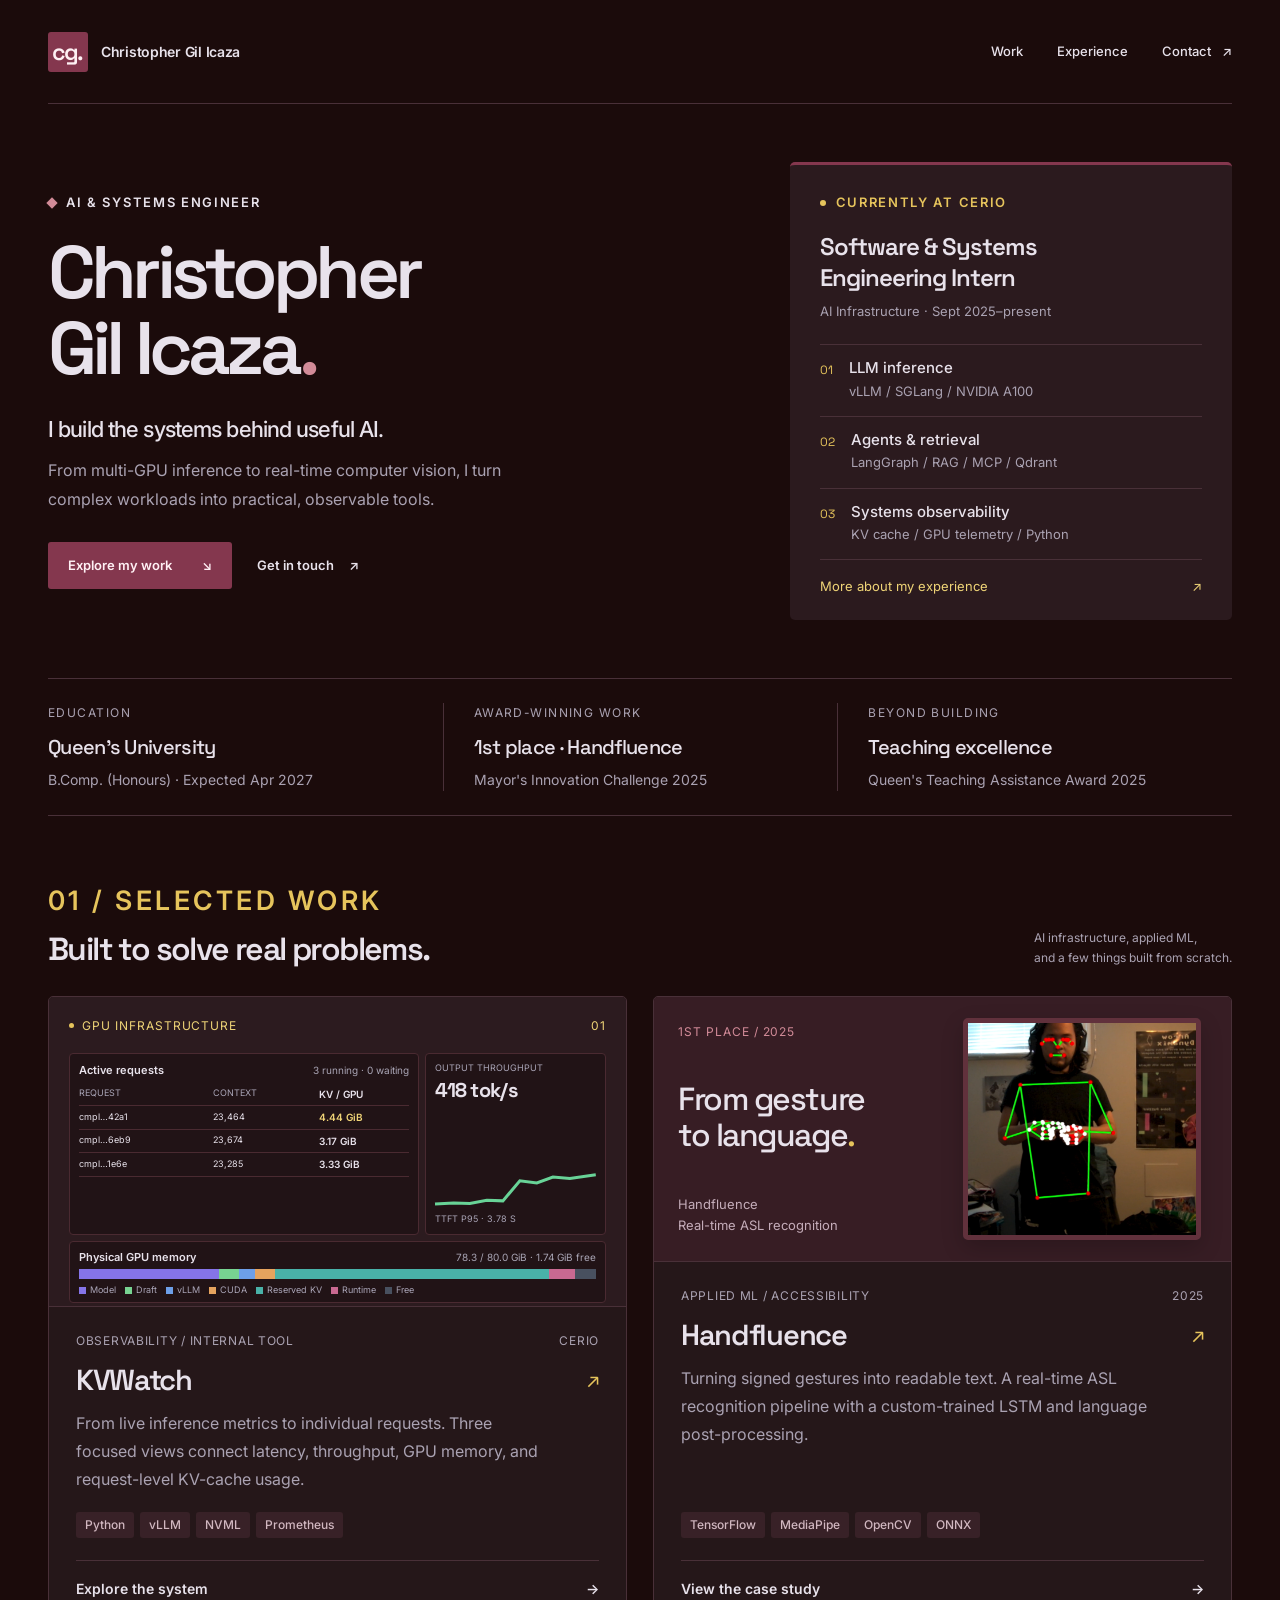
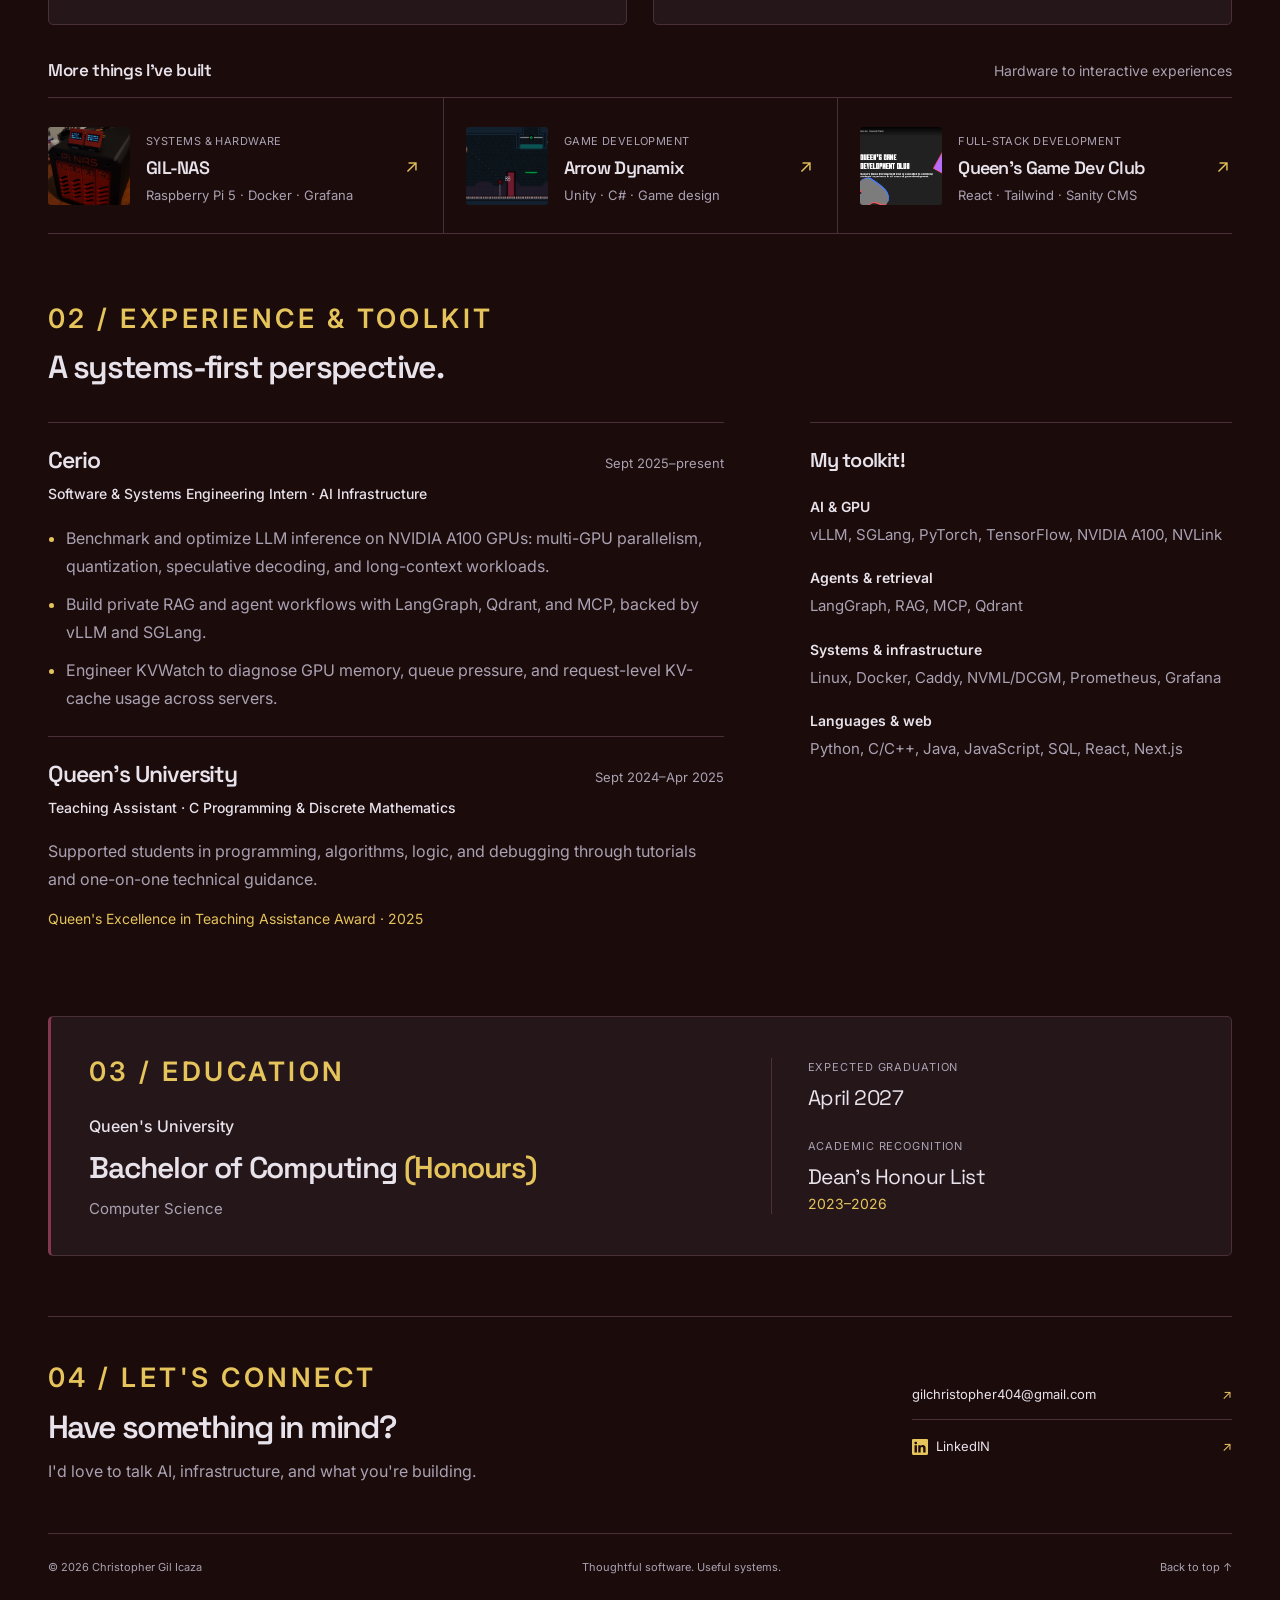
<file: index.html>
<!DOCTYPE html>
<html lang="en">
<head>
  <meta charset="UTF-8" />
  <meta name="viewport" content="width=device-width, initial-scale=1.0" />
  <meta name="theme-color" content="#17151c" />
  <title>Christopher Gil Icaza | AI &amp; Systems Engineer</title>
  <meta name="description" content="Christopher Gil Icaza builds LLM infrastructure, observability tools, and applied AI. Explore his work at Cerio, award-winning Handfluence project, and systems portfolio." />
  <link rel="icon" href="favicon.ico" sizes="any" />
  <link rel="preconnect" href="https://fonts.googleapis.com" />
  <link rel="preconnect" href="https://fonts.gstatic.com" crossorigin />
  <link href="https://fonts.googleapis.com/css2?family=Space+Grotesk:wght@400;500;600;700&family=Inter:wght@400;500;600;700&display=swap" rel="stylesheet" />
  <link rel="stylesheet" href="css/portfolio.css?v=20261014-8" />
</head>
<body>
  <a class="skip-link" href="#main">Skip to content</a>
  <header class="site-header wrap">
    <a class="brand" href="index.html" aria-label="Christopher Gil Icaza, home"><span class="monogram" aria-hidden="true">cg.</span><span>Christopher Gil Icaza</span></a>
    <nav class="site-nav" aria-label="Main navigation">
      <a href="#projects">Work</a><a href="#experience">Experience</a><a href="#contact">Contact <span aria-hidden="true">↗</span></a>
    </nav>
  </header>
  <main id="main" class="wrap">
    <section class="home-hero" aria-labelledby="intro-title">
      <div class="hero-copy">
        <p class="eyebrow"><span class="accent-diamond" aria-hidden="true"></span> AI &amp; systems engineer</p>
        <h1 id="intro-title">Christopher<br />Gil Icaza<span class="accent">.</span></h1>
        <p class="hero-description">I build the systems behind useful AI.</p>
        <p class="hero-summary">From multi-GPU inference to real-time computer vision, I turn complex workloads into practical, observable tools.</p>
        <div class="actions">
          <a class="button button-primary" href="#projects">Explore my work <span aria-hidden="true">↘</span></a>
          <a class="text-link" href="mailto:gilchristopher404@gmail.com">Get in touch <span aria-hidden="true">↗</span></a>
        </div>
      </div>
      <aside class="current-work" aria-label="Current work at a glance">
        <p class="eyebrow"><span class="status-dot" aria-hidden="true"></span> Currently at Cerio</p>
        <h2>Software &amp; Systems <br />Engineering Intern</h2>
        <p class="current-dates">AI Infrastructure · Sept 2025–present</p>
        <div class="focus-row"><span class="focus-number">01</span><div><h3>LLM inference</h3><p>vLLM / SGLang / NVIDIA A100</p></div></div>
        <div class="focus-row"><span class="focus-number">02</span><div><h3>Agents &amp; retrieval</h3><p>LangGraph / RAG / MCP / Qdrant</p></div></div>
        <div class="focus-row"><span class="focus-number">03</span><div><h3>Systems observability</h3><p>KV cache / GPU telemetry / Python</p></div></div>
        <a href="#experience" class="current-link">More about my experience <span aria-hidden="true">↗</span></a>
      </aside>
    </section>
    <div class="highlights" aria-label="Career highlights">
      <div><span class="highlight-label">Education</span><strong>Queen's University</strong><span>B.Comp. (Honours) · Expected Apr 2027</span></div>
      <div><span class="highlight-label">Award-winning work</span><strong>1st place · Handfluence</strong><span>Mayor's Innovation Challenge 2025</span></div>
      <div><span class="highlight-label">Beyond building</span><strong>Teaching excellence</strong><span>Queen's Teaching Assistance Award 2025</span></div>
    </div>
    <section class="section" id="projects" aria-labelledby="projects-title">
      <div class="section-heading"><div><p class="eyebrow">01 / Selected work</p><h2 id="projects-title">Built to solve real problems.</h2></div><p>AI infrastructure, applied ML,<br />and a few things built from scratch.</p></div>
      <div class="featured-projects">
        <article class="project-card">
          <a class="project-visual kv-visual" href="projects/kvwatch.html" aria-label="Explore KVWatch">
            <div class="visual-topline"><span><span class="small-dot" aria-hidden="true"></span> GPU infrastructure</span><span>01</span></div>
            <div class="kv-thumb" aria-hidden="true">
              <div class="kv-thumb-main">
                <div class="kv-thumb-requests">
                  <div class="kv-thumb-panel-title"><strong>Active requests</strong><span>3 running · 0 waiting</span></div>
                  <div class="kv-thumb-request-head"><span>Request</span><span>Context</span><strong>KV / GPU</strong></div>
                  <div class="kv-thumb-request-row is-featured"><span>cmpl…42a1</span><span>23,464</span><strong>4.44 GiB</strong></div>
                  <div class="kv-thumb-request-row"><span>cmpl…6eb9</span><span>23,674</span><strong>3.17 GiB</strong></div>
                  <div class="kv-thumb-request-row"><span>cmpl…1e6e</span><span>23,285</span><strong>3.33 GiB</strong></div>
                </div>
                <div class="kv-thumb-throughput">
                  <span>Output throughput</span>
                  <strong>418 tok/s</strong>
                  <svg viewBox="0 0 180 70" preserveAspectRatio="none"><polyline points="0,61 21,59 39,60 58,54 76,55 95,18 114,22 132,11 151,14 180,7" /></svg>
                  <span>TTFT p95 · 3.78 s</span>
                </div>
              </div>
              <div class="kv-thumb-memory">
                <div class="kv-thumb-panel-title"><strong>Physical GPU memory</strong><span>78.3 / 80.0 GiB · 1.74 GiB free</span></div>
                <div class="kv-thumb-memory-bar"><i></i><i></i><i></i><i></i><i></i><i></i><i></i></div>
                <div class="kv-thumb-memory-legend">
                  <span><i class="model"></i>Model</span><span><i class="draft"></i>Draft</span><span><i class="baseline"></i>vLLM</span><span><i class="cuda"></i>CUDA</span><span><i class="reserved"></i>Reserved KV</span><span><i class="runtime"></i>Runtime</span><span><i class="free"></i>Free</span>
                </div>
              </div>
            </div>
          </a>
          <div class="project-copy"><div class="project-meta"><span>Observability / Internal tool</span><span>Cerio</span></div>
            <h3><a href="projects/kvwatch.html">KVWatch <span aria-hidden="true">↗</span></a></h3>
            <p>From live inference metrics to individual requests. Three focused views connect latency, throughput, GPU memory, and request-level KV-cache usage.</p>
            <ul class="tags" aria-label="KVWatch technologies"><li>Python</li><li>vLLM</li><li>NVML</li><li>Prometheus</li></ul>
            <a class="project-link" href="projects/kvwatch.html">Explore the system <span aria-hidden="true">→</span></a>
          </div>
        </article>
        <article class="project-card">
          <a class="project-visual hand-visual" href="projects/handfluence.html" aria-label="Explore Handfluence">
            <div class="hand-visual-copy"><span class="visual-award">1st place / 2025</span><span class="hand-display">From gesture<br />to language<span>.</span></span><span class="visual-caption">Handfluence<br />Real-time ASL recognition</span></div>
            <img src="assets/handfluence-name-prediction.png" alt="Handfluence recognizing a signed word from live hand landmarks" width="796" height="935" />
          </a>
          <div class="project-copy"><div class="project-meta"><span>Applied ML / Accessibility</span><span>2025</span></div>
            <h3><a href="projects/handfluence.html">Handfluence <span aria-hidden="true">↗</span></a></h3>
            <p>Turning signed gestures into readable text. A real-time ASL recognition pipeline with a custom-trained LSTM and language post-processing.</p>
            <ul class="tags" aria-label="Handfluence technologies"><li>TensorFlow</li><li>MediaPipe</li><li>OpenCV</li><li>ONNX</li></ul>
            <a class="project-link" href="projects/handfluence.html">View the case study <span aria-hidden="true">→</span></a>
          </div>
        </article>
      </div>
      <div class="more-work-heading"><h3>More things I've built</h3><span>Hardware to interactive experiences</span></div>
      <div class="more-work">
        <a class="small-project" href="projects/gil-nas.html"><img src="assets/project-gil-nas.png" alt="Custom four-bay GIL-NAS enclosure" loading="lazy" width="120" height="100" /><div><span class="small-category">Systems &amp; hardware</span><h4>GIL-NAS</h4><p>Raspberry Pi 5 · Docker · Grafana</p></div><span class="small-arrow" aria-hidden="true">↗</span></a>
        <a class="small-project" href="projects/arrow-dynamix.html"><img src="assets/arrow-gameplay-4.png" alt="Arrow Dynamix dungeon gameplay" loading="lazy" width="120" height="100" /><div><span class="small-category">Game development</span><h4>Arrow Dynamix</h4><p>Unity · C# · Game design</p></div><span class="small-arrow" aria-hidden="true">↗</span></a>
        <a class="small-project" href="projects/game-design-club.html"><img src="assets/qgdc-landing-page.png" alt="Queen's Game Development Club website" loading="lazy" width="120" height="100" /><div><span class="small-category">Full-stack development</span><h4>Queen's Game Dev Club</h4><p>React · Tailwind · Sanity CMS</p></div><span class="small-arrow" aria-hidden="true">↗</span></a>
      </div>
    </section>
    <section class="section experience-section" id="experience" aria-labelledby="experience-title">
      <div class="section-heading"><div><p class="eyebrow">02 / Experience &amp; toolkit</p><h2 id="experience-title">A systems-first perspective.</h2></div></div>
      <div class="experience-layout">
        <div class="experience-list">
          <article class="experience-entry"><div class="experience-top"><h3>Cerio</h3><span>Sept 2025–present</span></div><p class="role">Software &amp; Systems Engineering Intern · AI Infrastructure</p><ul><li>Benchmark and optimize LLM inference on NVIDIA A100 GPUs: multi-GPU parallelism, quantization, speculative decoding, and long-context workloads.</li><li>Build private RAG and agent workflows with LangGraph, Qdrant, and MCP, backed by vLLM and SGLang.</li><li>Engineer KVWatch to diagnose GPU memory, queue pressure, and request-level KV-cache usage across servers.</li></ul></article>
          <article class="experience-entry"><div class="experience-top"><h3>Queen's University</h3><span>Sept 2024–Apr 2025</span></div><p class="role">Teaching Assistant · C Programming &amp; Discrete Mathematics</p><p>Supported students in programming, algorithms, logic, and debugging through tutorials and one-on-one technical guidance.</p><p class="inline-note">Queen's Excellence in Teaching Assistance Award · 2025</p></article>
        </div>
        <aside class="toolkit" aria-label="Technical skills"><h3>My toolkit!</h3><dl><div><dt>AI &amp; GPU</dt><dd>vLLM, SGLang, PyTorch, TensorFlow, NVIDIA A100, NVLink</dd></div><div><dt>Agents &amp; retrieval</dt><dd>LangGraph, RAG, MCP, Qdrant</dd></div><div><dt>Systems &amp; infrastructure</dt><dd>Linux, Docker, Caddy, NVML/DCGM, Prometheus, Grafana</dd></div><div><dt>Languages &amp; web</dt><dd>Python, C/C++, Java, JavaScript, SQL, React, Next.js</dd></div></dl></aside>
      </div>
    </section>
    <section class="education-section" id="education" aria-labelledby="education-title">
      <div class="education-degree">
        <p class="eyebrow">03 / Education</p>
        <p class="education-school">Queen's University</p>
        <h2 id="education-title">Bachelor of Computing <span>(Honours)</span></h2>
        <p class="education-major">Computer Science</p>
      </div>
      <dl class="education-facts">
        <div><dt>Expected graduation</dt><dd>April 2027</dd></div>
        <div><dt>Academic recognition</dt><dd>Dean's Honour List <span>2023–2026</span></dd></div>
      </dl>
    </section>
    <section class="contact-section" id="contact" aria-labelledby="contact-title"><div><p class="eyebrow">04 / Let's connect</p><h2 id="contact-title">Have something in mind?</h2><p>I'd love to talk AI, infrastructure, and what you're building.</p></div><div class="contact-links"><a href="mailto:gilchristopher404@gmail.com">gilchristopher404@gmail.com <span aria-hidden="true">↗</span></a><a href="https://linkedin.com/in/gilc" target="_blank" rel="noopener noreferrer"><span class="social-label"><svg class="social-icon" xmlns="http://www.w3.org/2000/svg" viewBox="0 0 16 16" width="16" height="16" fill="currentColor" aria-hidden="true" focusable="false"><path d="M0 1.146C0 .513.526 0 1.175 0h13.65C15.474 0 16 .513 16 1.146v13.708c0 .633-.526 1.146-1.175 1.146H1.175C.526 16 0 15.487 0 14.854zM4.943 13.394V6.169H2.542v7.225zM3.743 5.182c.837 0 1.358-.554 1.358-1.248-.015-.709-.521-1.248-1.342-1.248S2.4 3.226 2.4 3.934c0 .694.521 1.248 1.327 1.248zm4.908 8.212V9.359c0-.216.016-.432.08-.586.173-.431.568-.878 1.232-.878.869 0 1.216.662 1.216 1.634v3.865h2.4V9.25c0-2.22-1.184-3.252-2.763-3.252-1.274 0-1.845.7-2.165 1.193v.025h-.016l.016-.025V6.169h-2.4c.03.678 0 7.225 0 7.225z"/></svg>LinkedIN</span> <span aria-hidden="true">↗</span></a></div></section>
  </main>
  <footer class="site-footer wrap"><span>© 2026 Christopher Gil Icaza</span><span>Thoughtful software. Useful systems.</span><a href="#main">Back to top ↑</a></footer>
</body>
</html>
</file>
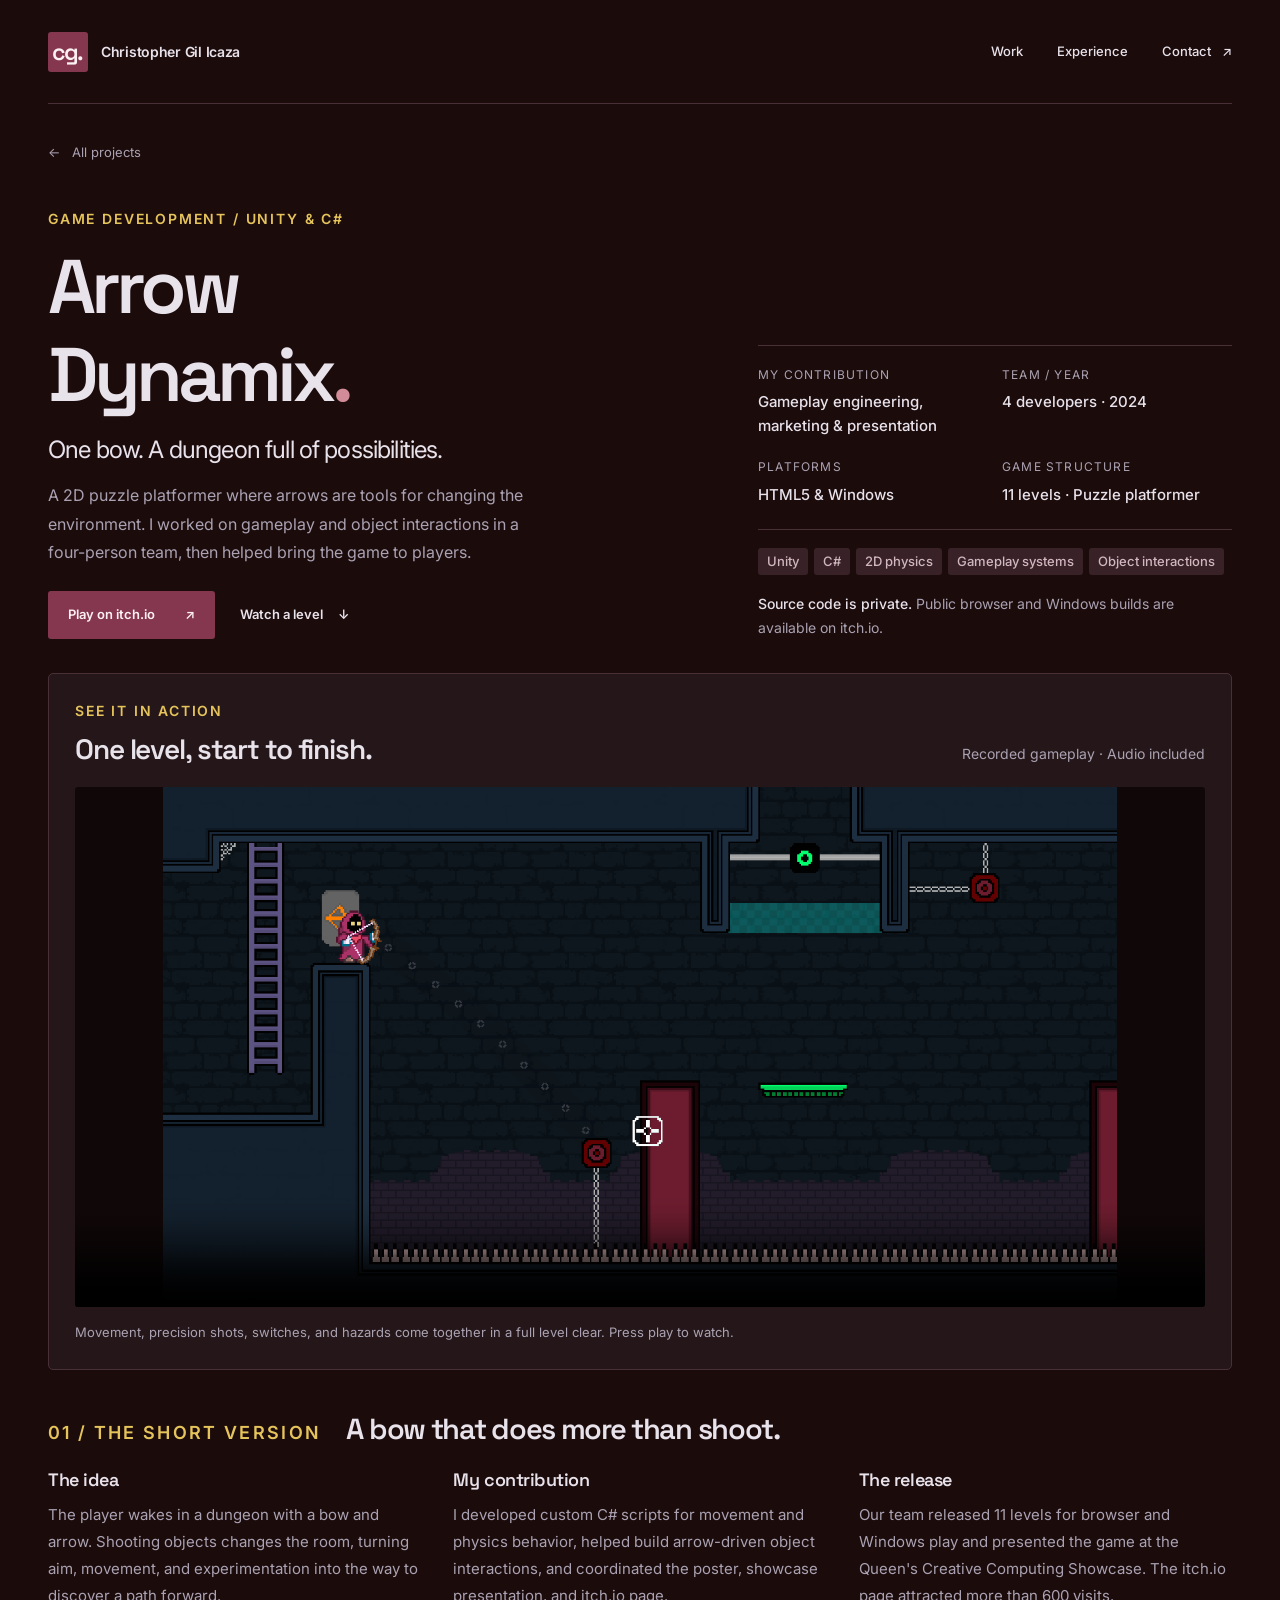
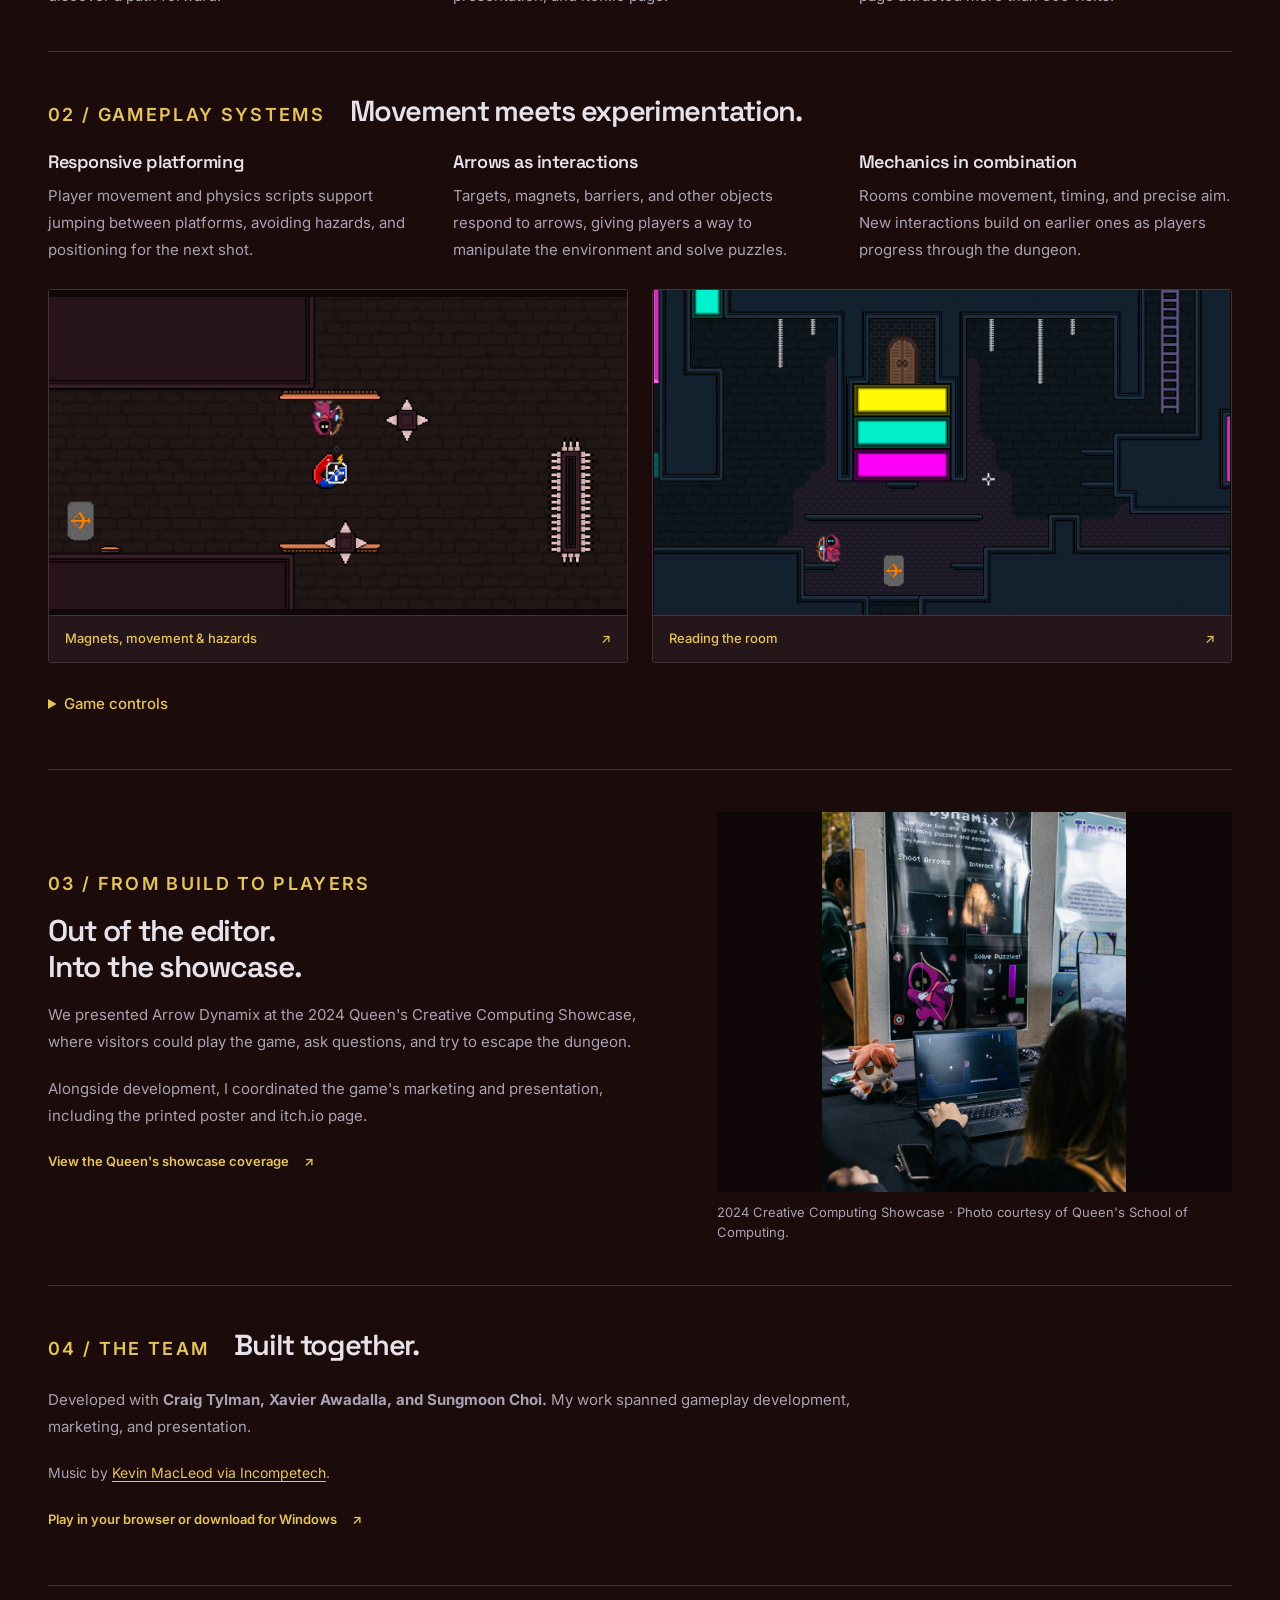
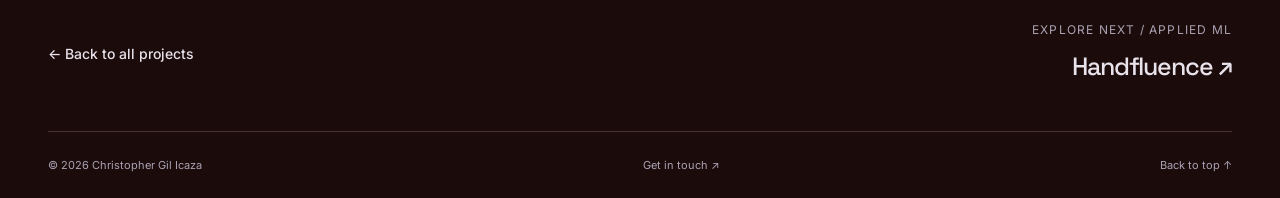
<file: projects/arrow-dynamix.html>
<!DOCTYPE html>
<html lang="en">
<head>
  <meta charset="UTF-8" />
  <meta name="viewport" content="width=device-width, initial-scale=1.0" />
  <meta name="theme-color" content="#17151c" />
  <title>Arrow Dynamix | Christopher Gil Icaza</title>
  <meta name="description" content="Arrow Dynamix: a Unity and C# puzzle platformer built by a four-person team. Explore Christopher Gil Icaza's gameplay engineering, object interactions, and showcase work." />
  <link rel="icon" href="../favicon.ico" sizes="any" />
  <link rel="preconnect" href="https://fonts.googleapis.com" />
  <link rel="preconnect" href="https://fonts.gstatic.com" crossorigin />
  <link href="https://fonts.googleapis.com/css2?family=Space+Grotesk:wght@400;500;600;700&family=Inter:wght@400;500;600;700&display=swap" rel="stylesheet" />
  <link rel="stylesheet" href="../css/portfolio.css?v=20261014-8" />
</head>
<body>
  <a class="skip-link" href="#main">Skip to content</a>
  <header class="site-header wrap">
    <a class="brand" href="../index.html" aria-label="Christopher Gil Icaza, home"><span class="monogram" aria-hidden="true">cg.</span><span>Christopher Gil Icaza</span></a>
    <nav class="site-nav" aria-label="Main navigation"><a href="../index.html#projects">Work</a><a href="../index.html#experience">Experience</a><a href="../index.html#contact">Contact <span aria-hidden="true">↗</span></a></nav>
  </header>
  <main class="wrap" id="main">
    <a class="breadcrumb" href="../index.html#projects"><span aria-hidden="true">←</span> All projects</a>
    <header class="case-hero">
      <div>
        <p class="eyebrow">Game development / Unity &amp; C#</p>
        <h1>Arrow<br />Dynamix<span class="accent">.</span></h1>
        <p class="case-subtitle">One bow. A dungeon full of possibilities.</p>
        <p class="case-intro">A 2D puzzle platformer where arrows are tools for changing the environment. I worked on gameplay and object interactions in a four-person team, then helped bring the game to players.</p>
        <div class="actions case-actions"><a class="button button-primary" href="https://chocokari.itch.io/arrow-dynamix" target="_blank" rel="noopener noreferrer">Play on itch.io <span aria-hidden="true">↗</span></a><a class="text-link" href="#demo">Watch a level <span aria-hidden="true">↓</span></a></div>
      </div>
      <aside class="case-meta" aria-label="Project at a glance">
        <dl><div><dt>My contribution</dt><dd>Gameplay engineering,<br />marketing &amp; presentation</dd></div><div><dt>Team / Year</dt><dd>4 developers · 2024</dd></div><div><dt>Platforms</dt><dd>HTML5 &amp; Windows</dd></div><div><dt>Game structure</dt><dd>11 levels · Puzzle platformer</dd></div></dl>
        <ul class="tags" aria-label="Technologies and disciplines"><li>Unity</li><li>C#</li><li>2D physics</li><li>Gameplay systems</li><li>Object interactions</li></ul>
        <p class="source-note"><strong>Source code is private.</strong> Public browser and Windows builds are available on itch.io.</p>
      </aside>
    </header>

    <section class="game-showcase" id="demo" aria-labelledby="demo-title">
      <div class="game-demo-heading"><div><p class="eyebrow">See it in action</p><h2 id="demo-title">One level, start to finish.</h2></div><p>Recorded gameplay · Audio included</p></div>
      <figure>
        <video controls playsinline preload="none" poster="../assets/arrow-gameplay-4.png" aria-label="Arrow Dynamix complete level gameplay demo" aria-describedby="demo-caption"><source src="../assets/arrow-level-demo.mp4" type="video/mp4" />Your browser does not support embedded video. <a href="../assets/arrow-level-demo.mp4">Download the gameplay demo.</a></video>
        <figcaption id="demo-caption">Movement, precision shots, switches, and hazards come together in a full level clear. Press play to watch.</figcaption>
      </figure>
    </section>

    <section class="case-section" aria-labelledby="overview-title">
      <div class="case-section-heading"><p class="eyebrow">01 / The short version</p><h2 id="overview-title">A bow that does more than shoot.</h2></div>
      <div class="case-columns">
        <article><h3>The idea</h3><p>The player wakes in a dungeon with a bow and arrow. Shooting objects changes the room, turning aim, movement, and experimentation into the way to discover a path forward.</p></article>
        <article><h3>My contribution</h3><p>I developed custom C# scripts for movement and physics behavior, helped build arrow-driven object interactions, and coordinated the poster, showcase presentation, and itch.io page.</p></article>
        <article><h3>The release</h3><p>Our team released 11 levels for browser and Windows play and presented the game at the Queen's Creative Computing Showcase. The itch.io page attracted more than 600 visits.</p></article>
      </div>
    </section>

    <section class="case-section" aria-labelledby="mechanics-title">
      <div class="case-section-heading"><p class="eyebrow">02 / Gameplay systems</p><h2 id="mechanics-title">Movement meets experimentation.</h2></div>
      <div class="case-columns">
        <article><h3>Responsive platforming</h3><p>Player movement and physics scripts support jumping between platforms, avoiding hazards, and positioning for the next shot.</p></article>
        <article><h3>Arrows as interactions</h3><p>Targets, magnets, barriers, and other objects respond to arrows, giving players a way to manipulate the environment and solve puzzles.</p></article>
        <article><h3>Mechanics in combination</h3><p>Rooms combine movement, timing, and precise aim. New interactions build on earlier ones as players progress through the dungeon.</p></article>
      </div>
      <div class="case-gallery">
        <figure><a class="screenshot-link" href="../assets/arrow-gameplay-1.png" target="_blank" rel="noopener" aria-label="Open the magnet and moving platforms screenshot in a new tab"><img src="../assets/arrow-gameplay-1.png" alt="The Arrow Dynamix archer navigating moving platforms, spikes, and a magnet" width="1270" height="685" loading="lazy" /><span class="screenshot-action">Magnets, movement &amp; hazards <span aria-hidden="true">↗</span></span></a></figure>
        <figure><a class="screenshot-link" href="../assets/arrow-gameplay-5.png" target="_blank" rel="noopener" aria-label="Open the colored mechanism screenshot in a new tab"><img src="../assets/arrow-gameplay-5.png" alt="The archer below three colored blocks and a locked dungeon door" width="1277" height="720" loading="lazy" /><span class="screenshot-action">Reading the room <span aria-hidden="true">↗</span></span></a></figure>
      </div>
      <details class="technical-notes">
        <summary>Game controls</summary>
        <div><dl class="control-list"><div><dt><kbd>WASD</kbd></dt><dd>Move</dd></div><div><dt><kbd>Space</kbd></dt><dd>Jump</dd></div><div><dt>Hold left click</dt><dd>Draw and aim the bow</dd></div><div><dt>Release left click</dt><dd>Shoot an arrow</dd></div><div><dt><kbd>P</kbd> / <kbd>Esc</kbd></dt><dd>Pause</dd></div><div><dt><kbd>R</kbd></dt><dd>Retry</dd></div><div><dt><kbd>M</kbd></dt><dd>Mute music</dd></div></dl></div>
      </details>
    </section>

    <section class="case-section recognition" aria-labelledby="showcase-title">
      <div class="recognition-copy">
        <p class="eyebrow">03 / From build to players</p>
        <h2 id="showcase-title">Out of the editor.<br />Into the showcase.</h2>
        <p>We presented Arrow Dynamix at the 2024 Queen's Creative Computing Showcase, where visitors could play the game, ask questions, and try to escape the dungeon.</p>
        <p class="team-credit">Alongside development, I coordinated the game's marketing and presentation, including the printed poster and itch.io page.</p>
        <a class="text-link" href="https://www.cs.queensu.ca/news/2024/04/15/2024-creative-computing-showcase-2/" target="_blank" rel="noopener noreferrer">View the Queen's showcase coverage <span aria-hidden="true">↗</span></a>
      </div>
      <figure class="recognition-photo showcase-photo"><a href="../assets/arrow-showcase-official-3.jpg" target="_blank" rel="noopener" aria-label="Open the Arrow Dynamix showcase photo in a new tab"><img src="../assets/arrow-showcase-official-3.jpg" alt="A visitor playing Arrow Dynamix on a laptop beneath the team's showcase poster" width="768" height="960" loading="lazy" /></a><figcaption>2024 Creative Computing Showcase · Photo courtesy of Queen's School of Computing.</figcaption></figure>
    </section>

    <section class="case-section" aria-labelledby="team-title">
      <div class="case-section-heading"><p class="eyebrow">04 / The team</p><h2 id="team-title">Built together.</h2></div>
      <p class="case-caption">Developed with <strong>Craig Tylman, Xavier Awadalla, and Sungmoon Choi.</strong> My work spanned gameplay development, marketing, and presentation.</p>
      <p class="case-caption music-credit">Music by <a class="inline-source" href="https://incompetech.com/" target="_blank" rel="noopener noreferrer">Kevin MacLeod via Incompetech</a>.</p>
      <a class="text-link source-action" href="https://chocokari.itch.io/arrow-dynamix" target="_blank" rel="noopener noreferrer">Play in your browser or download for Windows <span aria-hidden="true">↗</span></a>
    </section>
    <nav class="project-end" aria-label="Project navigation"><a href="../index.html#projects">← Back to all projects</a><a class="next-project" href="handfluence.html"><span>Explore next / Applied ML</span><strong>Handfluence ↗</strong></a></nav>
  </main>
  <footer class="site-footer wrap"><span>© 2026 Christopher Gil Icaza</span><a href="mailto:gilchristopher404@gmail.com">Get in touch ↗</a><a href="#main">Back to top ↑</a></footer>
</body>
</html>
</file>
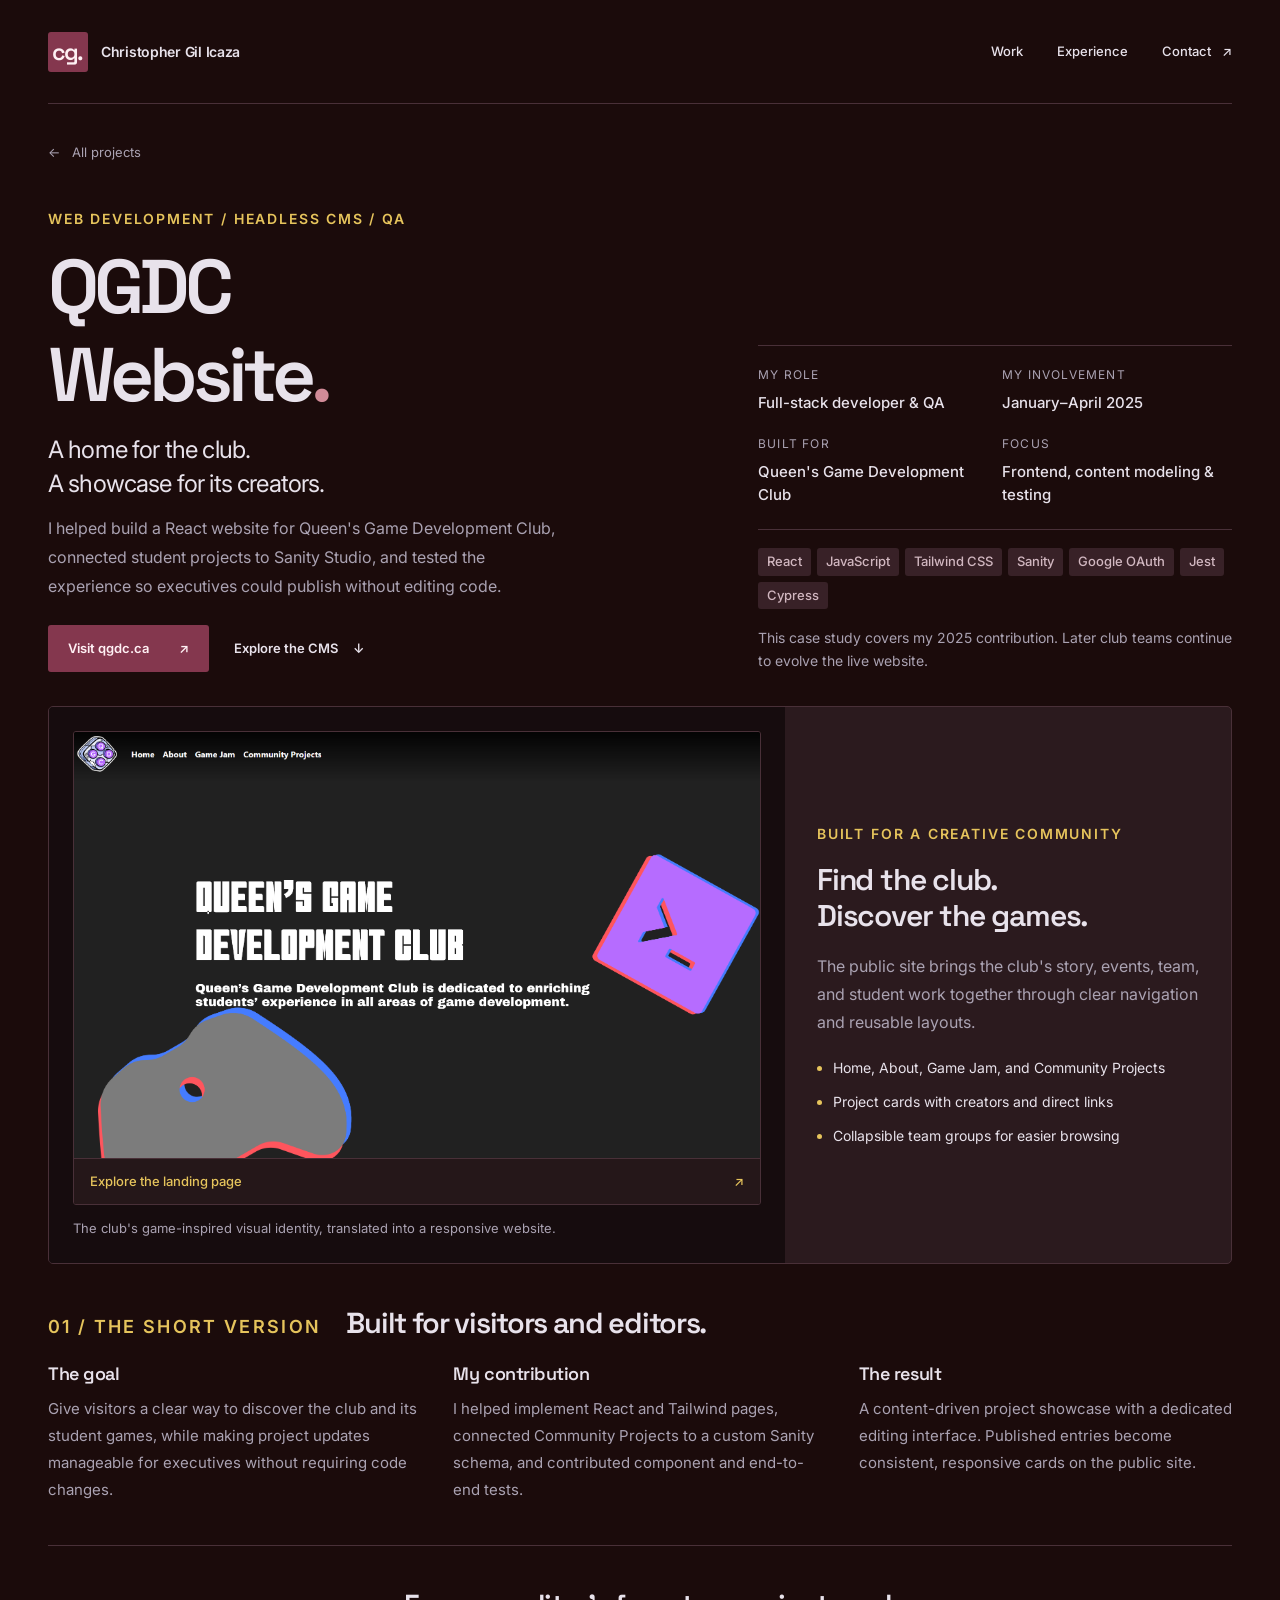
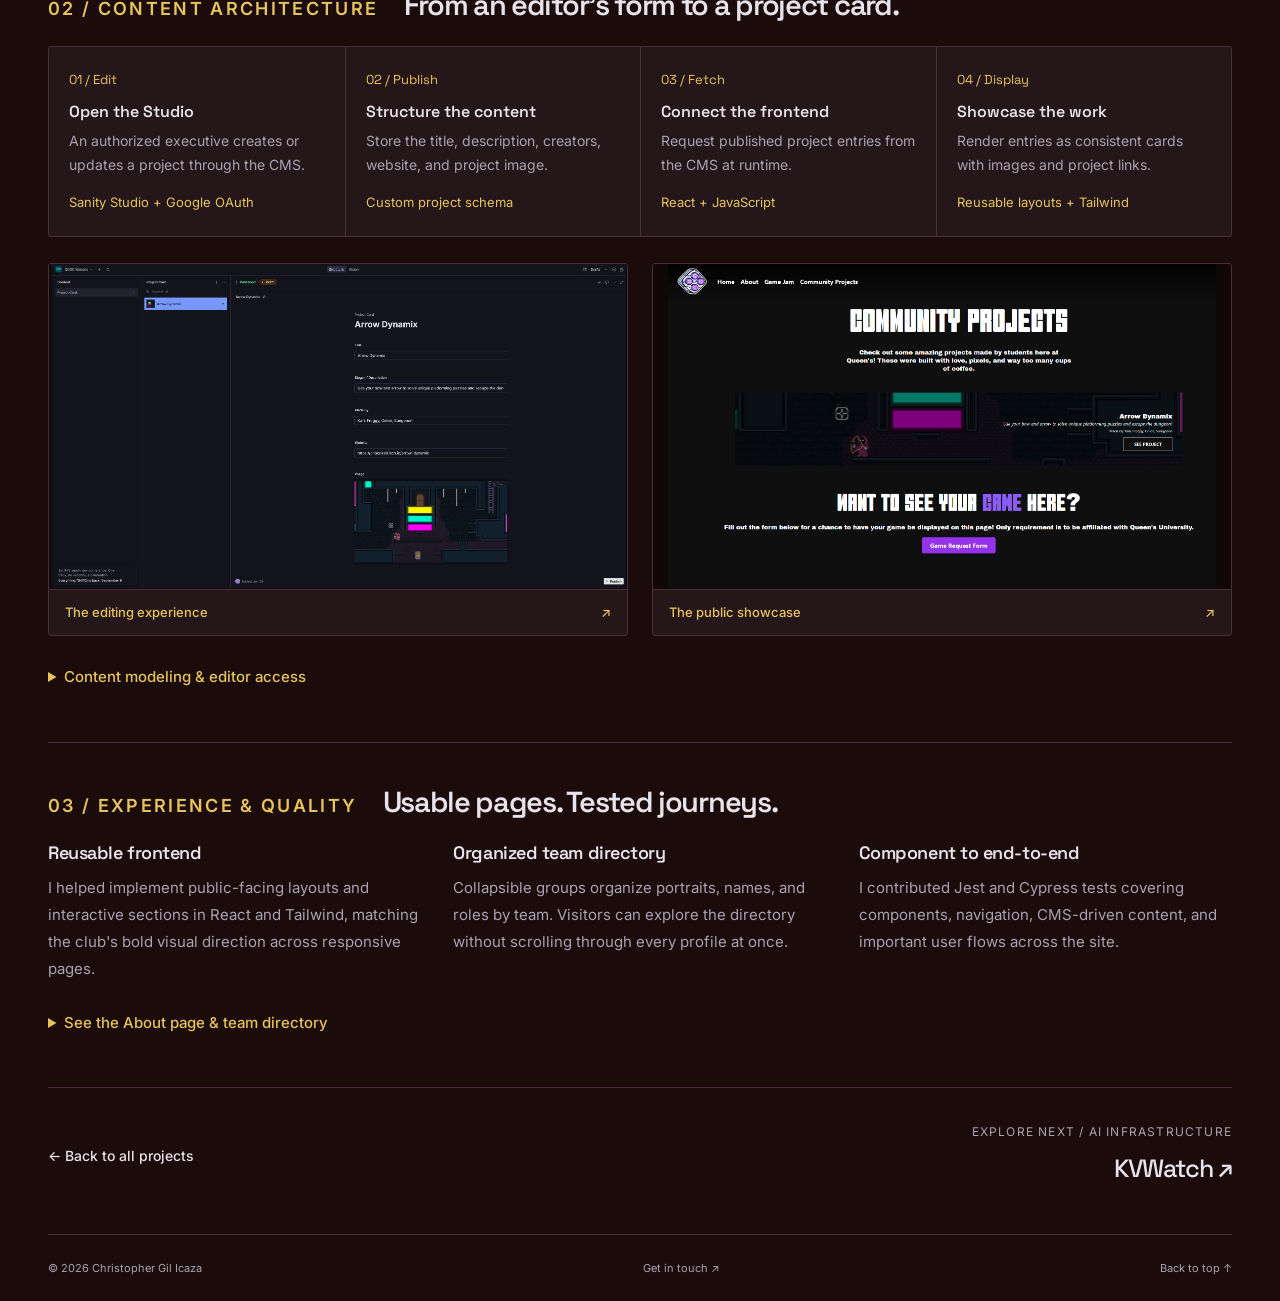
<file: projects/game-design-club.html>
<!DOCTYPE html>
<html lang="en">
<head>
  <meta charset="UTF-8" />
  <meta name="viewport" content="width=device-width, initial-scale=1.0" />
  <meta name="theme-color" content="#17151c" />
  <title>QGDC Website | Christopher Gil Icaza</title>
  <meta name="description" content="A React and Tailwind website for Queen's Game Development Club, with Sanity content management and Jest and Cypress testing." />
  <link rel="icon" href="../favicon.ico" sizes="any" />
  <link rel="preconnect" href="https://fonts.googleapis.com" />
  <link rel="preconnect" href="https://fonts.gstatic.com" crossorigin />
  <link href="https://fonts.googleapis.com/css2?family=Space+Grotesk:wght@400;500;600;700&family=Inter:wght@400;500;600;700&display=swap" rel="stylesheet" />
  <link rel="stylesheet" href="../css/portfolio.css?v=20261014-8" />
</head>
<body>
  <a class="skip-link" href="#main">Skip to content</a>
  <header class="site-header wrap">
    <a class="brand" href="../index.html" aria-label="Christopher Gil Icaza, home"><span class="monogram" aria-hidden="true">cg.</span><span>Christopher Gil Icaza</span></a>
    <nav class="site-nav" aria-label="Main navigation">
      <a href="../index.html#projects">Work</a>
      <a href="../index.html#experience">Experience</a>
      <a href="../index.html#contact">Contact <span aria-hidden="true">↗</span></a>
    </nav>
  </header>
  <main class="wrap" id="main">
    <a class="breadcrumb" href="../index.html#projects"><span aria-hidden="true">←</span> All projects</a>
    <header class="case-hero">
      <div>
        <p class="eyebrow">Web development / Headless CMS / QA</p>
        <h1>QGDC<br />Website<span class="accent">.</span></h1>
        <p class="case-subtitle">A home for the club.<br />A showcase for its creators.</p>
        <p class="case-intro">I helped build a React website for Queen's Game Development Club, connected student projects to Sanity Studio, and tested the experience so executives could publish without editing code.</p>
        <div class="actions case-actions"><a class="button button-primary" href="https://www.qgdc.ca/" target="_blank" rel="noopener noreferrer">Visit qgdc.ca <span aria-hidden="true">↗</span></a><a class="text-link" href="#publishing">Explore the CMS <span aria-hidden="true">↓</span></a></div>
      </div>
      <aside class="case-meta" aria-label="Project at a glance">
        <dl><div><dt>My role</dt><dd>Full-stack developer &amp; QA</dd></div><div><dt>My involvement</dt><dd>January–April 2025</dd></div><div><dt>Built for</dt><dd>Queen's Game Development Club</dd></div><div><dt>Focus</dt><dd>Frontend, content modeling &amp; testing</dd></div></dl>
        <ul class="tags" aria-label="Technologies"><li>React</li><li>JavaScript</li><li>Tailwind CSS</li><li>Sanity</li><li>Google OAuth</li><li>Jest</li><li>Cypress</li></ul>
        <p class="source-note">This case study covers my 2025 contribution. Later club teams continue to evolve the live website.</p>
      </aside>
    </header>

    <section class="system-showcase" aria-labelledby="preview-title">
      <figure class="system-preview"><a class="screenshot-link" href="../assets/qgdc-landing-page.png" target="_blank" rel="noopener" aria-label="Open the full QGDC landing page screenshot in a new tab"><img src="../assets/qgdc-landing-page.png" alt="Queen's Game Development Club landing page with bold typography, controller artwork, and main navigation" width="2003" height="1243" /><span class="screenshot-action">Explore the landing page <span aria-hidden="true">↗</span></span></a><figcaption>The club's game-inspired visual identity, translated into a responsive website.</figcaption></figure>
      <div class="system-copy"><p class="eyebrow">Built for a creative community</p><h2 id="preview-title">Find the club.<br />Discover the games.</h2><p>The public site brings the club's story, events, team, and student work together through clear navigation and reusable layouts.</p><ul class="system-features"><li>Home, About, Game Jam, and Community Projects</li><li>Project cards with creators and direct links</li><li>Collapsible team groups for easier browsing</li></ul></div>
    </section>

    <section class="case-section" aria-labelledby="overview-title">
      <div class="case-section-heading"><p class="eyebrow">01 / The short version</p><h2 id="overview-title">Built for visitors and editors.</h2></div>
      <div class="case-columns"><article><h3>The goal</h3><p>Give visitors a clear way to discover the club and its student games, while making project updates manageable for executives without requiring code changes.</p></article><article><h3>My contribution</h3><p>I helped implement React and Tailwind pages, connected Community Projects to a custom Sanity schema, and contributed component and end-to-end tests.</p></article><article><h3>The result</h3><p>A content-driven project showcase with a dedicated editing interface. Published entries become consistent, responsive cards on the public site.</p></article></div>
    </section>

    <section class="case-section" id="publishing" aria-labelledby="publishing-title">
      <div class="case-section-heading"><p class="eyebrow">02 / Content architecture</p><h2 id="publishing-title">From an editor's form to a project card.</h2></div>
      <ol class="pipeline"><li><span class="pipeline-number">01 / Edit</span><h3>Open the Studio</h3><p>An authorized executive creates or updates a project through the CMS.</p><p class="pipeline-tech">Sanity Studio + Google OAuth</p></li><li><span class="pipeline-number">02 / Publish</span><h3>Structure the content</h3><p>Store the title, description, creators, website, and project image.</p><p class="pipeline-tech">Custom project schema</p></li><li><span class="pipeline-number">03 / Fetch</span><h3>Connect the frontend</h3><p>Request published project entries from the CMS at runtime.</p><p class="pipeline-tech">React + JavaScript</p></li><li><span class="pipeline-number">04 / Display</span><h3>Showcase the work</h3><p>Render entries as consistent cards with images and project links.</p><p class="pipeline-tech">Reusable layouts + Tailwind</p></li></ol>
      <div class="case-gallery">
        <figure><a class="screenshot-link" href="../assets/qgdc-sanity-studio.png" target="_blank" rel="noopener" aria-label="Open the Sanity Studio project editor screenshot in a new tab"><img src="../assets/qgdc-sanity-studio.png" alt="Sanity Studio form with Arrow Dynamix project title, description, creators, website, and image fields" width="2269" height="1280" loading="lazy" /><span class="screenshot-action">The editing experience <span aria-hidden="true">↗</span></span></a></figure>
        <figure><a class="screenshot-link" href="../assets/qgdc-community-projects.png" target="_blank" rel="noopener" aria-label="Open the Community Projects page screenshot in a new tab"><img src="../assets/qgdc-community-projects.png" alt="QGDC Community Projects page displaying student game entries" loading="lazy" /><span class="screenshot-action">The public showcase <span aria-hidden="true">↗</span></span></a></figure>
      </div>
      <details class="technical-notes"><summary>Content modeling &amp; editor access</summary><div><p>The custom project schema captures each entry's title, description, creators, website, and image. Keeping these fields in Sanity separates editorial updates from the React source and gives the frontend a consistent content structure.</p><p>Google OAuth provides access to the Studio for authorized club executives. Editors maintain project information in the CMS, and the frontend fetches the published entries for the Community Projects page.</p></div></details>
    </section>

    <section class="case-section" aria-labelledby="quality-title">
      <div class="case-section-heading"><p class="eyebrow">03 / Experience &amp; quality</p><h2 id="quality-title">Usable pages. Tested journeys.</h2></div>
      <div class="case-columns"><article><h3>Reusable frontend</h3><p>I helped implement public-facing layouts and interactive sections in React and Tailwind, matching the club's bold visual direction across responsive pages.</p></article><article><h3>Organized team directory</h3><p>Collapsible groups organize portraits, names, and roles by team. Visitors can explore the directory without scrolling through every profile at once.</p></article><article><h3>Component to end-to-end</h3><p>I contributed Jest and Cypress tests covering components, navigation, CMS-driven content, and important user flows across the site.</p></article></div>
      <details class="technical-notes"><summary>See the About page &amp; team directory</summary><div><p>The About page combines the club mission with a rotating wireframe logo, while expandable team sections organize the directory. These screenshots document the contributed site design.</p><div class="case-gallery"><figure><a class="screenshot-link" href="../assets/qgdc-about-page.png" target="_blank" rel="noopener" aria-label="Open the QGDC About page screenshot in a new tab"><img src="../assets/qgdc-about-page.png" alt="QGDC About page with club mission text over a wireframe logo" width="2337" height="1037" loading="lazy" /><span class="screenshot-action">About the club <span aria-hidden="true">↗</span></span></a></figure><figure><a class="screenshot-link" href="../assets/qgdc-team-sections.png" target="_blank" rel="noopener" aria-label="Open the QGDC team directory screenshot in a new tab"><img src="../assets/qgdc-team-sections.png" alt="QGDC directory with co-chairs and an expanded Website team section" width="2311" height="1343" loading="lazy" /><span class="screenshot-action">Meet the teams <span aria-hidden="true">↗</span></span></a></figure></div></div></details>
    </section>
    <nav class="project-end" aria-label="Project navigation"><a href="../index.html#projects">← Back to all projects</a><a class="next-project" href="kvwatch.html"><span>Explore next / AI infrastructure</span><strong>KVWatch ↗</strong></a></nav>
  </main>
  <footer class="site-footer wrap"><span>© 2026 Christopher Gil Icaza</span><a href="mailto:gilchristopher404@gmail.com">Get in touch ↗</a><a href="#main">Back to top ↑</a></footer>
</body>
</html>
</file>
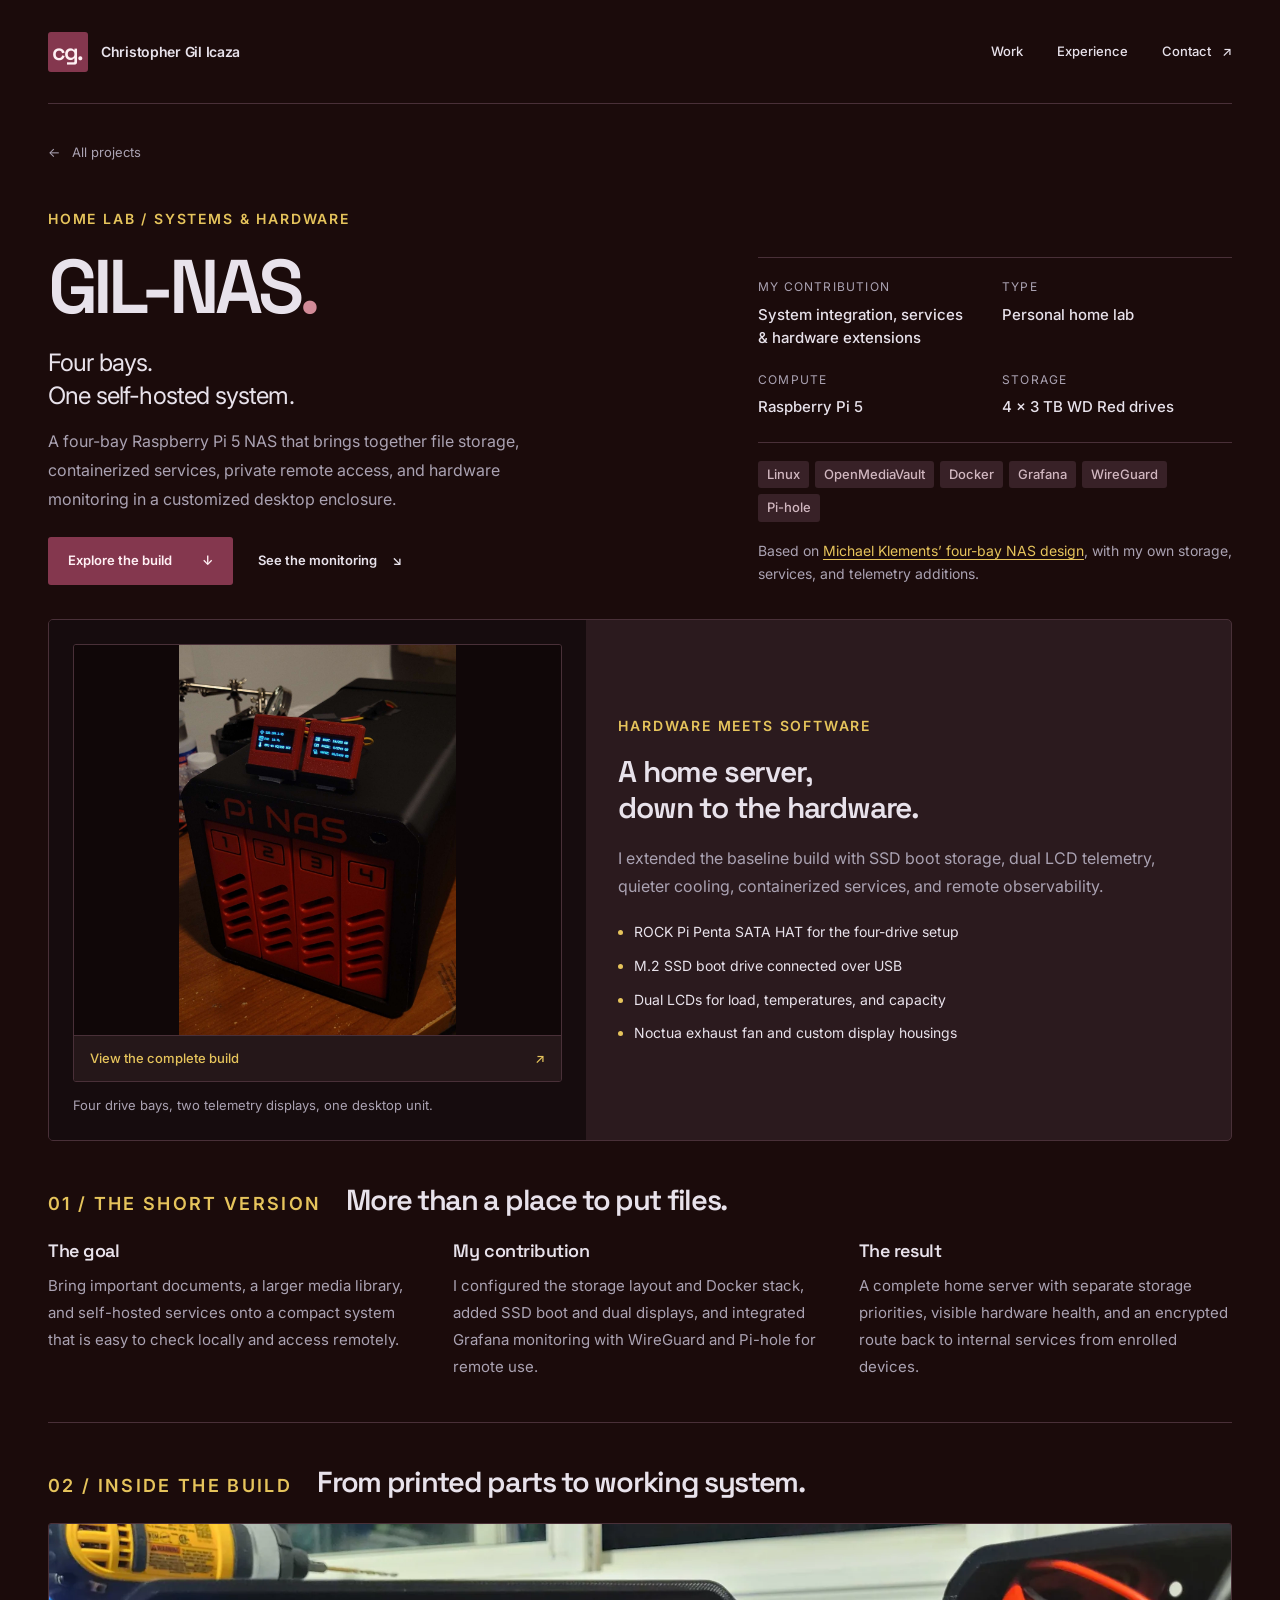
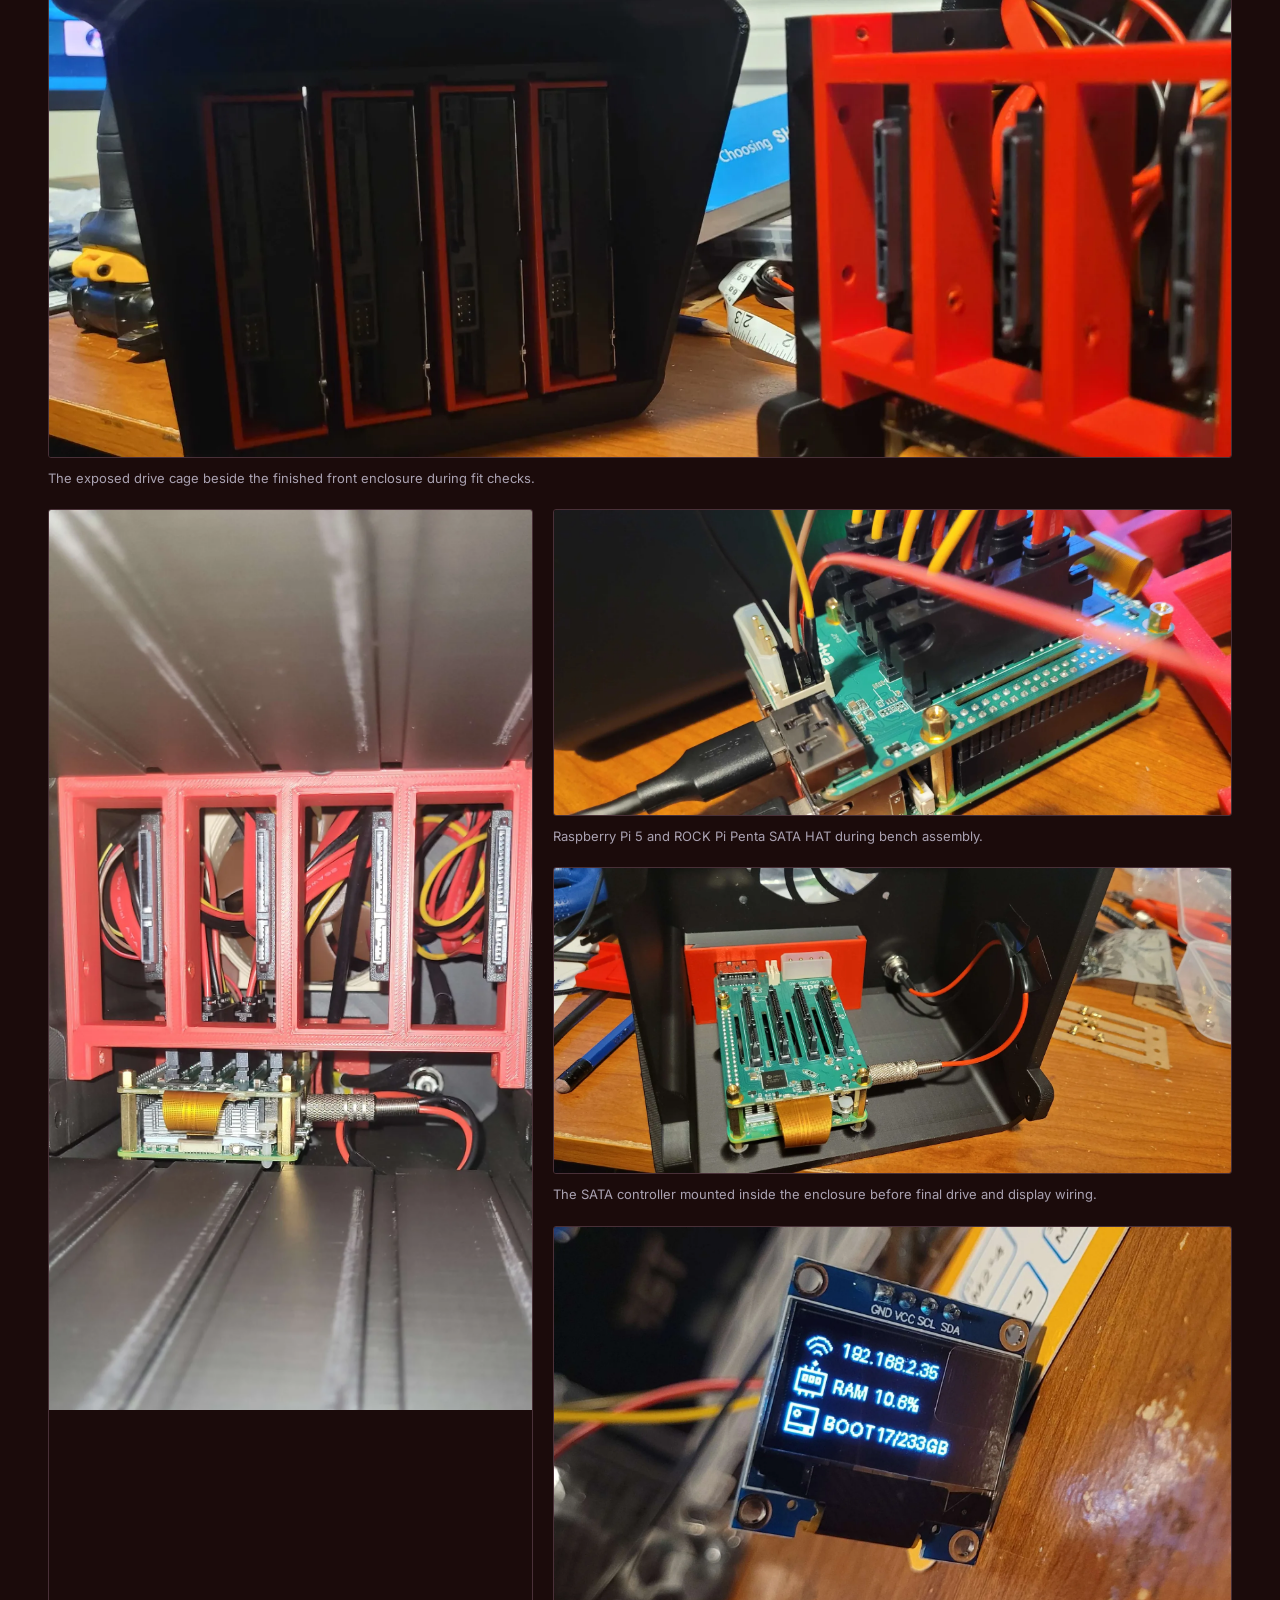
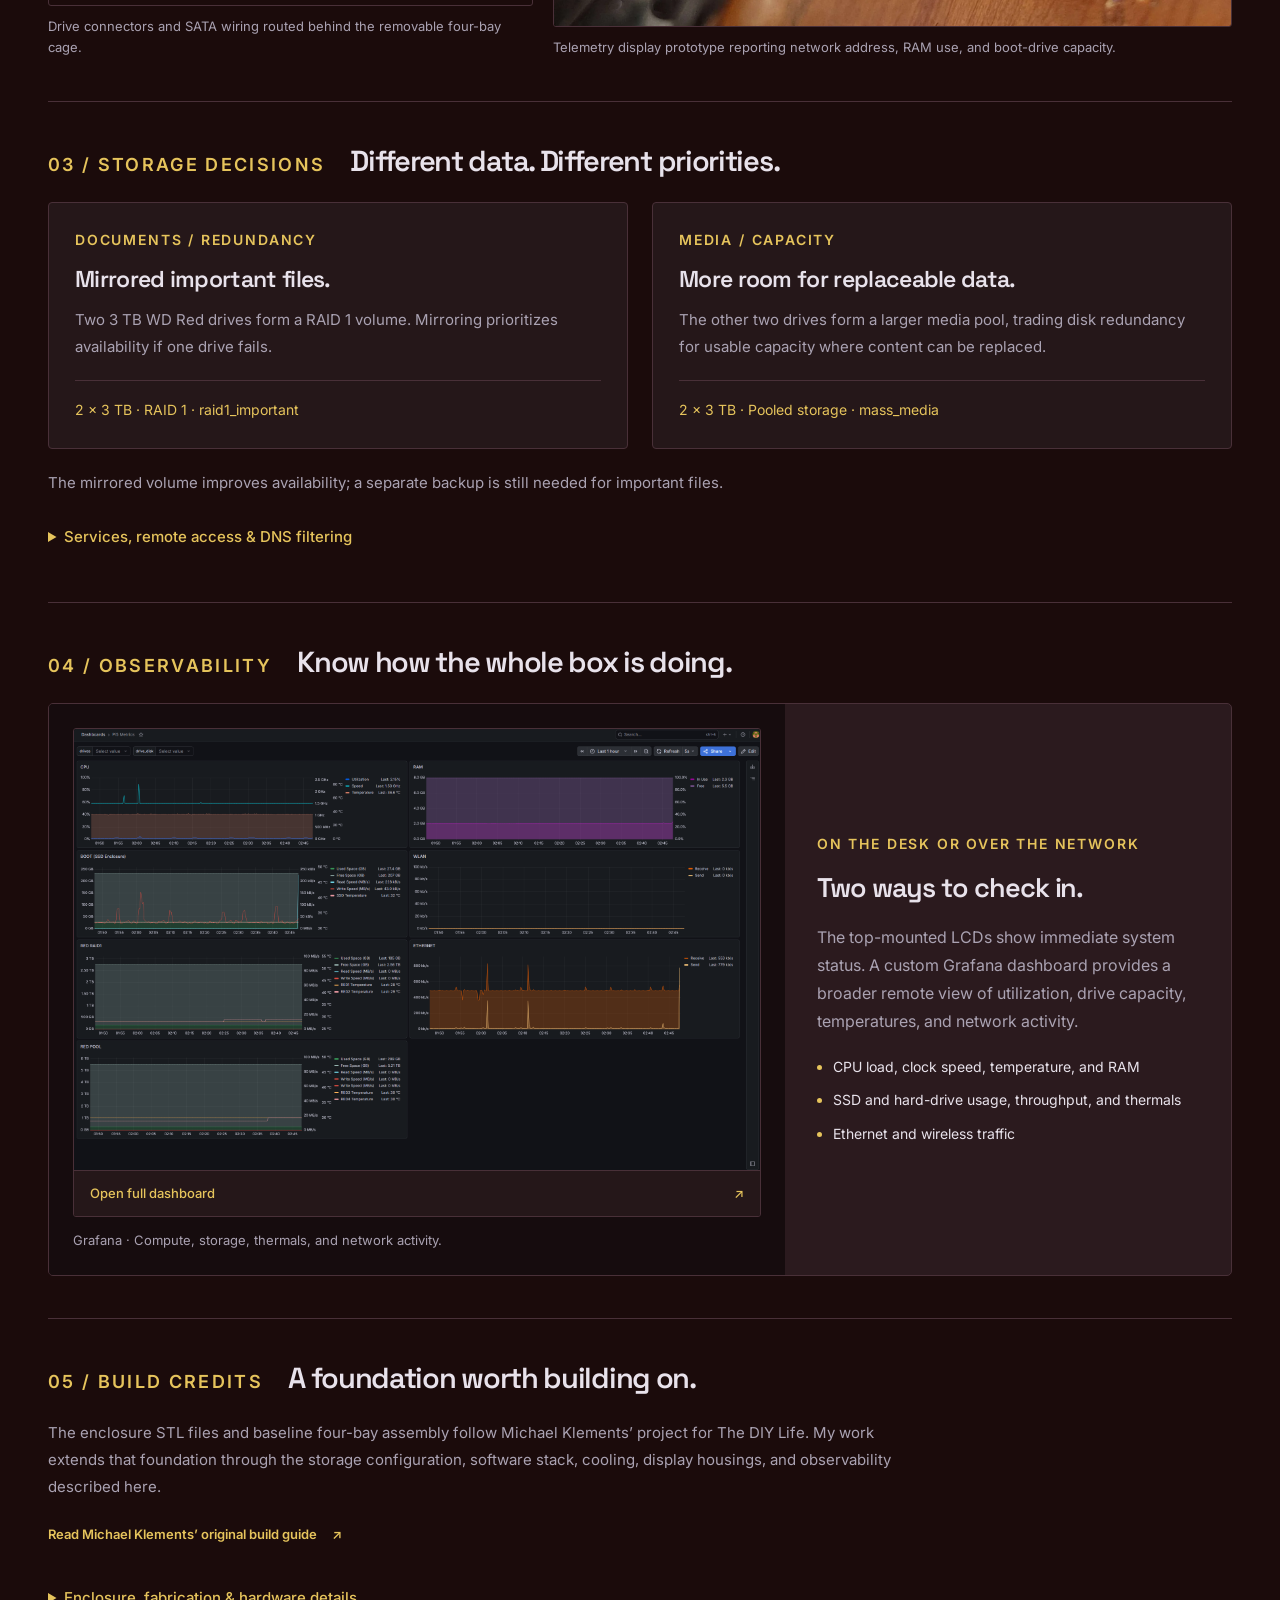
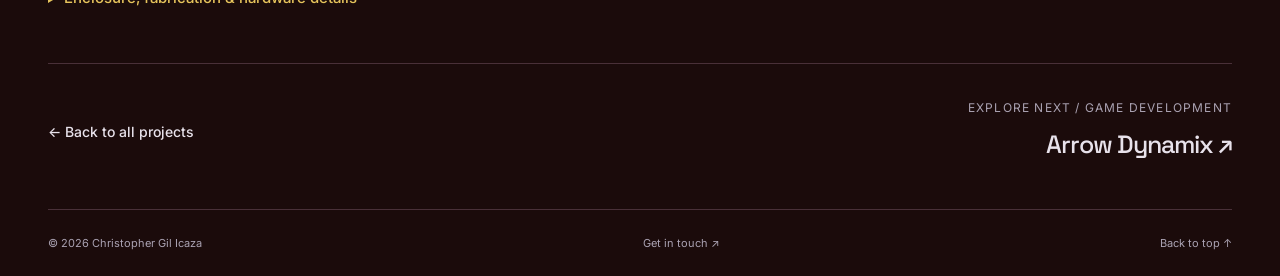
<file: projects/gil-nas.html>
<!DOCTYPE html>
<html lang="en">
<head>
  <meta charset="UTF-8" />
  <meta name="viewport" content="width=device-width, initial-scale=1.0" />
  <meta name="theme-color" content="#17151c" />
  <title>GIL-NAS | Christopher Gil Icaza</title>
  <meta name="description" content="GIL-NAS: Christopher Gil Icaza’s Raspberry Pi 5 home server, with mirrored storage, Docker services, Grafana monitoring, WireGuard access, and dual telemetry displays." />
  <link rel="icon" href="../favicon.ico" sizes="any" />
  <link rel="preconnect" href="https://fonts.googleapis.com" />
  <link rel="preconnect" href="https://fonts.gstatic.com" crossorigin />
  <link href="https://fonts.googleapis.com/css2?family=Space+Grotesk:wght@400;500;600;700&family=Inter:wght@400;500;600;700&display=swap" rel="stylesheet" />
  <link rel="stylesheet" href="../css/portfolio.css?v=20261014-8" />
</head>
<body>
  <a class="skip-link" href="#main">Skip to content</a>
  <header class="site-header wrap">
    <a class="brand" href="../index.html" aria-label="Christopher Gil Icaza, home"><span class="monogram" aria-hidden="true">cg.</span><span>Christopher Gil Icaza</span></a>
    <nav class="site-nav" aria-label="Main navigation"><a href="../index.html#projects">Work</a><a href="../index.html#experience">Experience</a><a href="../index.html#contact">Contact <span aria-hidden="true">↗</span></a></nav>
  </header>
  <main class="wrap" id="main">
    <a class="breadcrumb" href="../index.html#projects"><span aria-hidden="true">←</span> All projects</a>
    <header class="case-hero">
      <div>
        <p class="eyebrow">Home lab / Systems &amp; hardware</p>
        <h1>GIL-NAS<span class="accent">.</span></h1>
        <p class="case-subtitle">Four bays.<br />One self-hosted system.</p>
        <p class="case-intro">A four-bay Raspberry Pi 5 NAS that brings together file storage, containerized services, private remote access, and hardware monitoring in a customized desktop enclosure.</p>
        <div class="actions case-actions"><a class="button button-primary" href="#build">Explore the build <span aria-hidden="true">↓</span></a><a class="text-link" href="#monitoring">See the monitoring <span aria-hidden="true">↘</span></a></div>
      </div>
      <aside class="case-meta" aria-label="Project at a glance">
        <dl>
          <div><dt>My contribution</dt><dd>System integration, services<br />&amp; hardware extensions</dd></div>
          <div><dt>Type</dt><dd>Personal home lab</dd></div>
          <div><dt>Compute</dt><dd>Raspberry Pi 5</dd></div>
          <div><dt>Storage</dt><dd>4 × 3 TB WD Red drives</dd></div>
        </dl>
        <ul class="tags" aria-label="Technologies"><li>Linux</li><li>OpenMediaVault</li><li>Docker</li><li>Grafana</li><li>WireGuard</li><li>Pi-hole</li></ul>
        <p class="source-note">Based on <a class="inline-source" href="https://the-diy-life.com/building-a-4-bay-3-5-nas-with-a-raspberry-pi-5-and-3d-printed-enclosure/" target="_blank" rel="noopener noreferrer">Michael Klements’ four-bay NAS design</a>, with my own storage, services, and telemetry additions.</p>
      </aside>
    </header>

    <section class="system-showcase build-showcase" id="build" aria-labelledby="build-title">
      <figure class="system-preview build-photo">
        <a class="screenshot-link" href="../assets/project-gil-nas.png" target="_blank" rel="noopener" aria-label="Open the full GIL-NAS build photo in a new tab">
          <img src="../assets/project-gil-nas.png" alt="GIL-NAS red and black four-bay enclosure, with dual top-mounted LCDs displaying system and storage telemetry" width="1816" height="2561" />
          <span class="screenshot-action">View the complete build <span aria-hidden="true">↗</span></span>
        </a>
        <figcaption>Four drive bays, two telemetry displays, one desktop unit.</figcaption>
      </figure>
      <div class="system-copy">
        <p class="eyebrow">Hardware meets software</p>
        <h2 id="build-title">A home server,<br />down to the hardware.</h2>
        <p>I extended the baseline build with SSD boot storage, dual LCD telemetry, quieter cooling, containerized services, and remote observability.</p>
        <ul class="system-features"><li>ROCK Pi Penta SATA HAT for the four-drive setup</li><li>M.2 SSD boot drive connected over USB</li><li>Dual LCDs for load, temperatures, and capacity</li><li>Noctua exhaust fan and custom display housings</li></ul>
      </div>
    </section>

    <section class="case-section" aria-labelledby="overview-title">
      <div class="case-section-heading"><p class="eyebrow">01 / The short version</p><h2 id="overview-title">More than a place to put files.</h2></div>
      <div class="case-columns">
        <article><h3>The goal</h3><p>Bring important documents, a larger media library, and self-hosted services onto a compact system that is easy to check locally and access remotely.</p></article>
        <article><h3>My contribution</h3><p>I configured the storage layout and Docker stack, added SSD boot and dual displays, and integrated Grafana monitoring with WireGuard and Pi-hole for remote use.</p></article>
        <article><h3>The result</h3><p>A complete home server with separate storage priorities, visible hardware health, and an encrypted route back to internal services from enrolled devices.</p></article>
      </div>
    </section>

    <section class="case-section build-gallery" aria-labelledby="assembly-title">
      <div class="case-section-heading"><p class="eyebrow">02 / Inside the build</p><h2 id="assembly-title">From printed parts to working system.</h2></div>
      <figure class="build-gallery-feature">
        <a class="screenshot-link" href="../assets/gil-nas-enclosure-build.webp" target="_blank" rel="noopener" aria-label="Open the GIL-NAS enclosure build photo in a new tab">
          <img src="../assets/gil-nas-enclosure-build.webp" alt="Finished black and red four-bay GIL-NAS enclosure beside the exposed red drive cage during assembly" width="2000" height="901" loading="lazy" />
        </a>
        <figcaption>The exposed drive cage beside the finished front enclosure during fit checks.</figcaption>
      </figure>
      <div class="build-gallery-detail">
        <figure class="build-gallery-card build-gallery-portrait">
          <a class="screenshot-link" href="../assets/gil-nas-drive-cage-interior.webp" target="_blank" rel="noopener" aria-label="Open the internal drive cage photo in a new tab">
            <img src="../assets/gil-nas-drive-cage-interior.webp" alt="Interior view of the four-bay drive cage, SATA connectors, wiring, and controller board" width="1081" height="2400" loading="lazy" />
          </a>
          <figcaption>Drive connectors and SATA wiring routed behind the removable four-bay cage.</figcaption>
        </figure>
        <div class="build-gallery-stack">
          <figure class="build-gallery-card">
            <a class="screenshot-link" href="../assets/gil-nas-penta-sata-stack.webp" target="_blank" rel="noopener" aria-label="Open the Raspberry Pi and SATA HAT close-up in a new tab">
              <img src="../assets/gil-nas-penta-sata-stack.webp" alt="Close-up of the Raspberry Pi 5 and stacked ROCK Pi Penta SATA HAT with power and data cables connected" width="2000" height="901" loading="lazy" />
            </a>
            <figcaption>Raspberry Pi 5 and ROCK Pi Penta SATA HAT during bench assembly.</figcaption>
          </figure>
          <figure class="build-gallery-card">
            <a class="screenshot-link" href="../assets/gil-nas-sata-hat-install.webp" target="_blank" rel="noopener" aria-label="Open the SATA HAT enclosure installation photo in a new tab">
              <img src="../assets/gil-nas-sata-hat-install.webp" alt="ROCK Pi Penta SATA HAT mounted inside the black enclosure with the drive cage behind it" width="2000" height="901" loading="lazy" />
            </a>
            <figcaption>The SATA controller mounted inside the enclosure before final drive and display wiring.</figcaption>
          </figure>
          <figure class="build-gallery-card">
            <a class="screenshot-link" href="../assets/gil-nas-telemetry-display.webp" target="_blank" rel="noopener" aria-label="Open the telemetry display prototype photo in a new tab">
              <img src="../assets/gil-nas-telemetry-display.webp" alt="Small blue telemetry display reporting the NAS network address, RAM utilization, and boot-drive usage" width="2000" height="1180" loading="lazy" />
            </a>
            <figcaption>Telemetry display prototype reporting network address, RAM use, and boot-drive capacity.</figcaption>
          </figure>
        </div>
      </div>
    </section>

    <section class="case-section" aria-labelledby="storage-title">
      <div class="case-section-heading"><p class="eyebrow">03 / Storage decisions</p><h2 id="storage-title">Different data. Different priorities.</h2></div>
      <div class="case-duo">
        <article class="decision-panel"><p class="eyebrow">Documents / Redundancy</p><h3>Mirrored important files.</h3><p>Two 3 TB WD Red drives form a RAID 1 volume. Mirroring prioritizes availability if one drive fails.</p><p class="decision-spec">2 × 3 TB · RAID 1 · raid1_important</p></article>
        <article class="decision-panel"><p class="eyebrow">Media / Capacity</p><h3>More room for replaceable data.</h3><p>The other two drives form a larger media pool, trading disk redundancy for usable capacity where content can be replaced.</p><p class="decision-spec">2 × 3 TB · Pooled storage · mass_media</p></article>
      </div>
      <p class="case-caption">The mirrored volume improves availability; a separate backup is still needed for important files.</p>
      <details class="technical-notes">
        <summary>Services, remote access &amp; DNS filtering</summary>
        <div><p><strong>Storage and services:</strong> OpenMediaVault manages filesystems, shares, and administration on 64-bit Raspberry Pi OS. Docker isolates the media stack, including Sonarr, Radarr, qBittorrent, and supporting services.</p><p><strong>Access away from home:</strong> Enrolled devices connect through a self-managed WireGuard VPN, providing an encrypted route to the NAS and internal services without exposing those services directly to the public internet.</p><p><strong>DNS filtering:</strong> VPN clients use the home Pi-hole instance, extending its network-level ad and tracker filtering to connected devices while away.</p></div>
      </details>
    </section>

    <section class="case-section" id="monitoring" aria-labelledby="monitoring-title">
      <div class="case-section-heading"><p class="eyebrow">04 / Observability</p><h2 id="monitoring-title">Know how the whole box is doing.</h2></div>
      <div class="system-showcase">
        <figure class="system-preview">
          <a class="screenshot-link" href="../assets/project-gil-nas-grafana.png" target="_blank" rel="noopener" aria-label="Open the full GIL-NAS Grafana dashboard in a new tab"><img src="../assets/project-gil-nas-grafana.png" alt="Grafana Pi 5 Metrics dashboard with CPU, RAM, boot SSD, mirrored storage, pooled storage, and network telemetry" width="2090" height="1342" loading="lazy" /><span class="screenshot-action">Open full dashboard <span aria-hidden="true">↗</span></span></a>
          <figcaption>Grafana · Compute, storage, thermals, and network activity.</figcaption>
        </figure>
        <div class="system-copy"><p class="eyebrow">On the desk or over the network</p><h3>Two ways to check in.</h3><p>The top-mounted LCDs show immediate system status. A custom Grafana dashboard provides a broader remote view of utilization, drive capacity, temperatures, and network activity.</p><ul class="system-features"><li>CPU load, clock speed, temperature, and RAM</li><li>SSD and hard-drive usage, throughput, and thermals</li><li>Ethernet and wireless traffic</li></ul></div>
      </div>
    </section>

    <section class="case-section" aria-labelledby="foundation-title">
      <div class="case-section-heading"><p class="eyebrow">05 / Build credits</p><h2 id="foundation-title">A foundation worth building on.</h2></div>
      <p class="case-caption">The enclosure STL files and baseline four-bay assembly follow Michael Klements’ project for The DIY Life. My work extends that foundation through the storage configuration, software stack, cooling, display housings, and observability described here.</p>
      <a class="text-link source-action" href="https://the-diy-life.com/building-a-4-bay-3-5-nas-with-a-raspberry-pi-5-and-3d-printed-enclosure/" target="_blank" rel="noopener noreferrer">Read Michael Klements’ original build guide <span aria-hidden="true">↗</span></a>
      <details class="technical-notes"><summary>Enclosure, fabrication &amp; hardware details</summary><div><p>The enclosure was printed on a Bambu Lab P1S with AMS in red and black PLA. Custom top-mounted display housings bring the two LCDs into the finished unit, and a Noctua 12 V exhaust fan provides active cooling for the Pi and hard drives.</p><p>The ROCK Pi Penta SATA HAT connects the four WD Red drives. An M.2 SSD in a USB enclosure handles boot storage, while the LCDs report the IP address, CPU and RAM load, CPU and SSD temperatures, and storage utilization.</p></div></details>
    </section>
    <nav class="project-end" aria-label="Project navigation"><a href="../index.html#projects">← Back to all projects</a><a class="next-project" href="arrow-dynamix.html"><span>Explore next / Game development</span><strong>Arrow Dynamix ↗</strong></a></nav>
  </main>
  <footer class="site-footer wrap"><span>© 2026 Christopher Gil Icaza</span><a href="mailto:gilchristopher404@gmail.com">Get in touch ↗</a><a href="#main">Back to top ↑</a></footer>
</body>
</html>
</file>
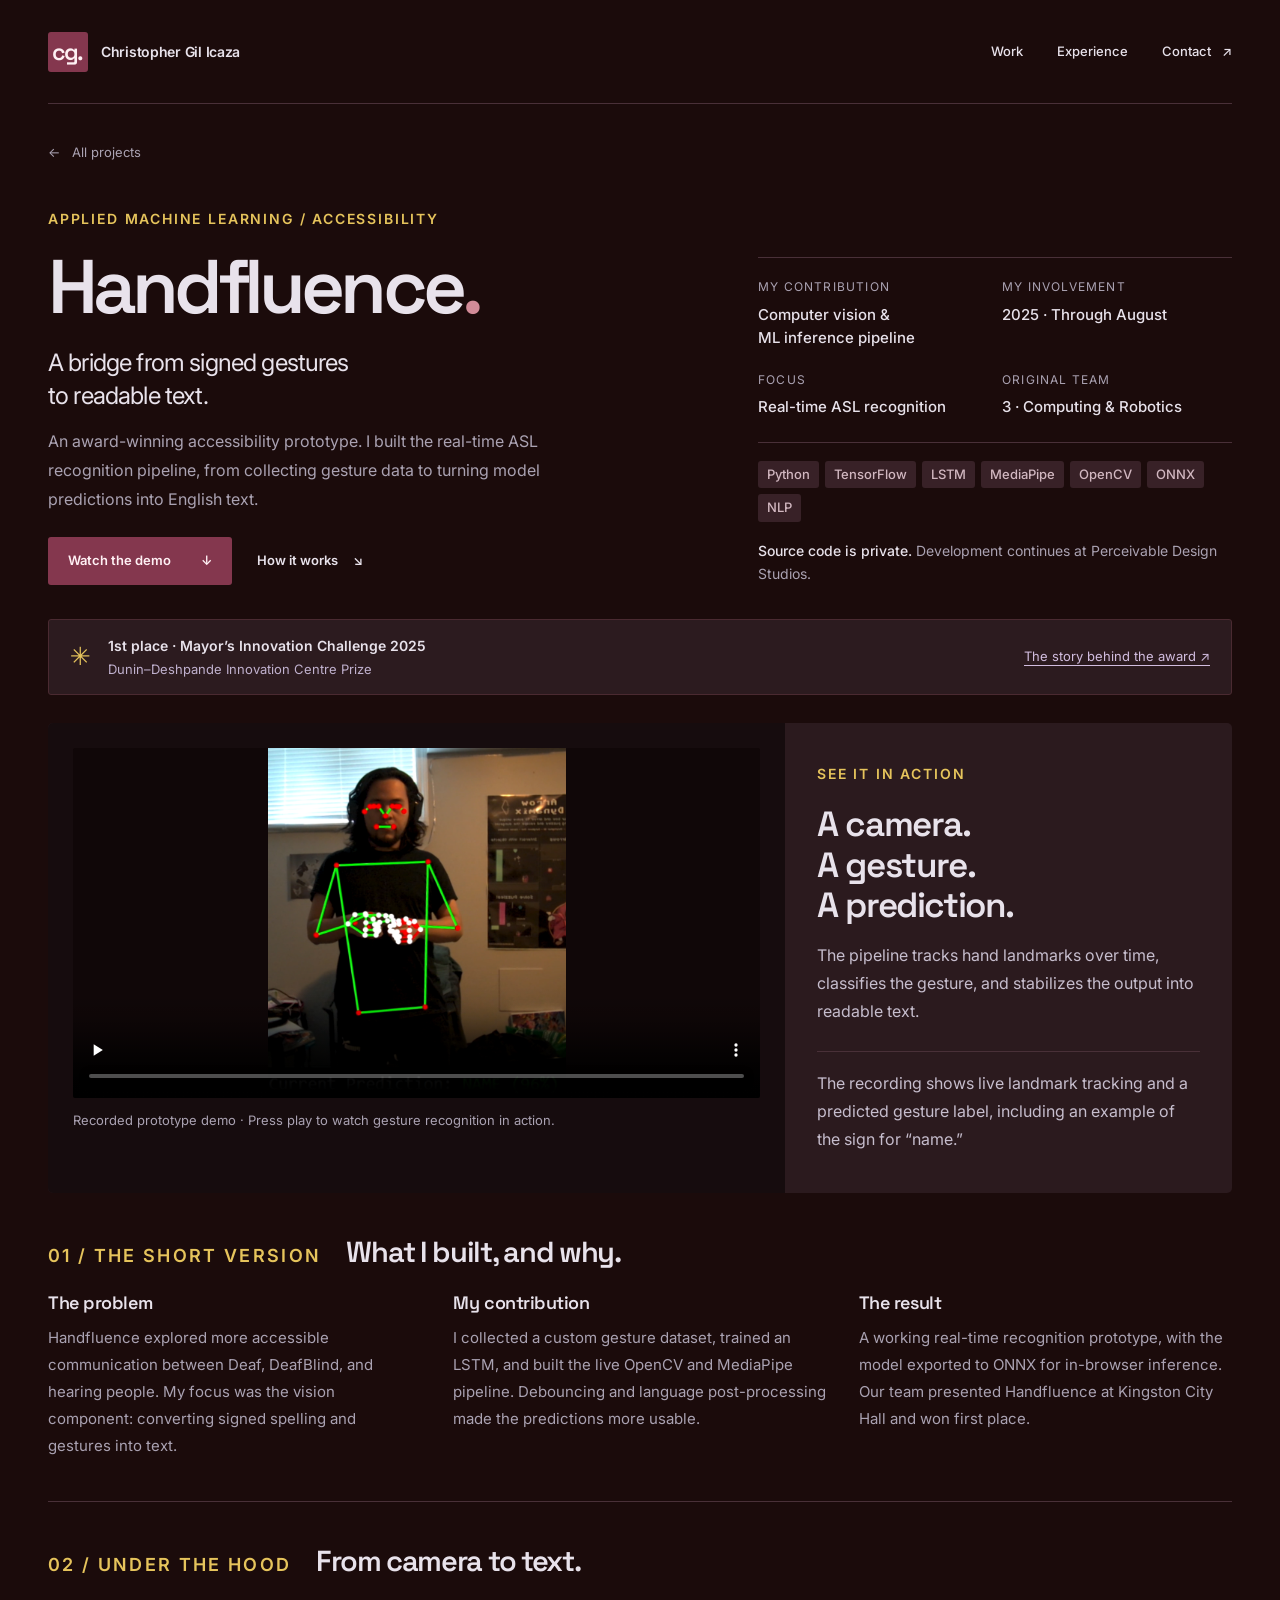
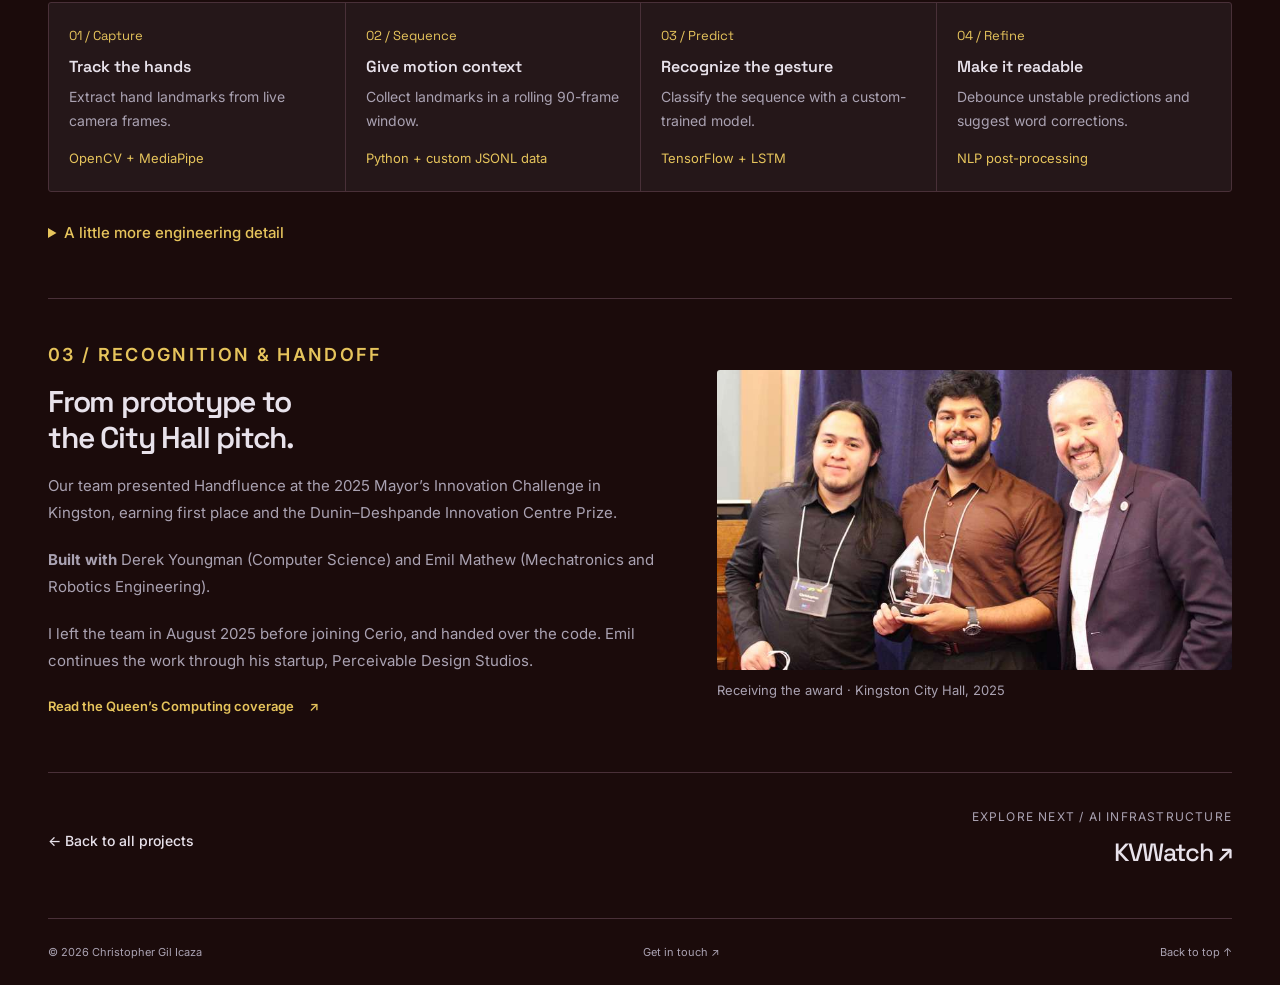
<file: projects/handfluence.html>
<!DOCTYPE html>
<html lang="en">
<head>
  <meta charset="UTF-8" />
  <meta name="viewport" content="width=device-width, initial-scale=1.0" />
  <meta name="theme-color" content="#17151c" />
  <title>Handfluence | Christopher Gil Icaza</title>
  <meta name="description" content="An award-winning ASL recognition prototype. Christopher Gil Icaza’s work on real-time computer vision, custom LSTM training, and language post-processing." />
  <link rel="icon" href="../favicon.ico" sizes="any" />
  <link rel="preconnect" href="https://fonts.googleapis.com" />
  <link rel="preconnect" href="https://fonts.gstatic.com" crossorigin />
  <link href="https://fonts.googleapis.com/css2?family=Space+Grotesk:wght@400;500;600;700&family=Inter:wght@400;500;600;700&display=swap" rel="stylesheet" />
  <link rel="stylesheet" href="../css/portfolio.css?v=20261014-8" />
</head>
<body>
  <a class="skip-link" href="#main">Skip to content</a>
  <header class="site-header wrap"><a class="brand" href="../index.html" aria-label="Christopher Gil Icaza, home"><span class="monogram" aria-hidden="true">cg.</span><span>Christopher Gil Icaza</span></a><nav class="site-nav" aria-label="Main navigation"><a href="../index.html#projects">Work</a><a href="../index.html#experience">Experience</a><a href="../index.html#contact">Contact <span aria-hidden="true">↗</span></a></nav></header>
  <main class="wrap" id="main">
    <a class="breadcrumb" href="../index.html#projects"><span aria-hidden="true">←</span> All projects</a>
    <header class="case-hero">
      <div><p class="eyebrow">Applied machine learning / Accessibility</p><h1>Handfluence<span class="accent">.</span></h1><p class="case-subtitle">A bridge from signed gestures<br />to readable text.</p><p class="case-intro">An award-winning accessibility prototype. I built the real-time ASL recognition pipeline, from collecting gesture data to turning model predictions into English text.</p><div class="actions case-actions"><a class="button button-primary" href="#demo">Watch the demo <span aria-hidden="true">↓</span></a><a class="text-link" href="#how-it-works">How it works <span aria-hidden="true">↘</span></a></div></div>
      <aside class="case-meta" aria-label="Project at a glance"><dl><div><dt>My contribution</dt><dd>Computer vision &amp;<br />ML inference pipeline</dd></div><div><dt>My involvement</dt><dd>2025 · Through August</dd></div><div><dt>Focus</dt><dd>Real-time ASL recognition</dd></div><div><dt>Original team</dt><dd>3 · Computing &amp; Robotics</dd></div></dl><ul class="tags" aria-label="Technologies"><li>Python</li><li>TensorFlow</li><li>LSTM</li><li>MediaPipe</li><li>OpenCV</li><li>ONNX</li><li>NLP</li></ul><p class="source-note"><strong>Source code is private.</strong> Development continues at Perceivable Design Studios.</p></aside>
    </header>
    <div class="award-strip"><span class="award-symbol" aria-hidden="true">✳</span><div><strong>1st place · Mayor’s Innovation Challenge 2025</strong><p>Dunin–Deshpande Innovation Centre Prize</p></div><a href="#recognition">The story behind the award ↗</a></div>
    <section class="demo-section" id="demo" aria-labelledby="demo-title"><figure class="demo-player"><video controls playsinline preload="none" poster="../assets/handfluence-name-prediction.png" aria-label="Handfluence live ASL recognition demonstration" aria-describedby="demo-caption"><source src="../assets/handfluence-demo-full.mp4" type="video/mp4" />Your browser does not support embedded video. <a href="../assets/handfluence-demo-full.mp4">Download the demonstration.</a></video><figcaption id="demo-caption">Recorded prototype demo · Press play to watch gesture recognition in action.</figcaption></figure><div class="demo-copy"><p class="eyebrow">See it in action</p><h2 id="demo-title">A camera.<br />A gesture.<br />A prediction.</h2><p>The pipeline tracks hand landmarks over time, classifies the gesture, and stabilizes the output into readable text.</p><p class="demo-note">The recording shows live landmark tracking and a predicted gesture label, including an example of the sign for “name.”</p></div></section>
    <section class="case-section" aria-labelledby="overview-title"><div class="case-section-heading"><p class="eyebrow">01 / The short version</p><h2 id="overview-title">What I built, and why.</h2></div><div class="case-columns"><article><h3>The problem</h3><p>Handfluence explored more accessible communication between Deaf, DeafBlind, and hearing people. My focus was the vision component: converting signed spelling and gestures into text.</p></article><article><h3>My contribution</h3><p>I collected a custom gesture dataset, trained an LSTM, and built the live OpenCV and MediaPipe pipeline. Debouncing and language post-processing made the predictions more usable.</p></article><article><h3>The result</h3><p>A working real-time recognition prototype, with the model exported to ONNX for in-browser inference. Our team presented Handfluence at Kingston City Hall and won first place.</p></article></div></section>
    <section class="case-section" id="how-it-works" aria-labelledby="pipeline-title"><div class="case-section-heading"><p class="eyebrow">02 / Under the hood</p><h2 id="pipeline-title">From camera to text.</h2></div><ol class="pipeline"><li><span class="pipeline-number">01 / Capture</span><h3>Track the hands</h3><p>Extract hand landmarks from live camera frames.</p><p class="pipeline-tech">OpenCV + MediaPipe</p></li><li><span class="pipeline-number">02 / Sequence</span><h3>Give motion context</h3><p>Collect landmarks in a rolling 90-frame window.</p><p class="pipeline-tech">Python + custom JSONL data</p></li><li><span class="pipeline-number">03 / Predict</span><h3>Recognize the gesture</h3><p>Classify the sequence with a custom-trained model.</p><p class="pipeline-tech">TensorFlow + LSTM</p></li><li><span class="pipeline-number">04 / Refine</span><h3>Make it readable</h3><p>Debounce unstable predictions and suggest word corrections.</p><p class="pipeline-tech">NLP post-processing</p></li></ol><details class="technical-notes"><summary>A little more engineering detail</summary><div><p><strong>Temporal context:</strong> The spelling model processes 90 frames of flattened x/y hand landmarks, roughly 1.5 seconds at the target 60 FPS capture rate. This lets it use movement as well as individual poses. I also experimented with full-word gesture recognition.</p><p><strong>Usable output:</strong> A debounce layer suppresses unstable guesses during transitions. After a completion timeout, dictionary correction suggests likely words while letting the user preserve names and uncommon terms.</p><p><strong>Scope:</strong> My contribution was the recognition pipeline. English-to-ASL avatars and speech-to-tactile signing were part of the broader team concept; this case study focuses on the computer vision work.</p></div></details></section>
    <section class="case-section recognition" id="recognition" aria-labelledby="recognition-title"><div class="recognition-copy"><p class="eyebrow">03 / Recognition &amp; handoff</p><h2 id="recognition-title">From prototype to<br />the City Hall pitch.</h2><p>Our team presented Handfluence at the 2025 Mayor’s Innovation Challenge in Kingston, earning first place and the Dunin–Deshpande Innovation Centre Prize.</p><p class="team-credit"><strong>Built with</strong> Derek Youngman (Computer Science) and Emil Mathew (Mechatronics and Robotics Engineering).</p><p class="team-credit">I left the team in August 2025 before joining Cerio, and handed over the code. Emil continues the work through his startup, Perceivable Design Studios.</p><a class="text-link" href="https://www.cs.queensu.ca/news/2025/04/01/queens-school-of-computing-students-take-the-2025-mayors-innovation-challenge-by-storm/" target="_blank" rel="noopener noreferrer">Read the Queen’s Computing coverage <span aria-hidden="true">↗</span></a></div><figure class="recognition-photo"><img src="../assets/handfluence-team-award.png" alt="Handfluence team members receiving their award at Kingston City Hall" width="800" height="572" loading="lazy" /><figcaption>Receiving the award · Kingston City Hall, 2025</figcaption></figure></section>
    <nav class="project-end" aria-label="Project navigation"><a href="../index.html#projects">← Back to all projects</a><a class="next-project" href="kvwatch.html"><span>Explore next / AI infrastructure</span><strong>KVWatch ↗</strong></a></nav>
  </main>
  <footer class="site-footer wrap"><span>© 2026 Christopher Gil Icaza</span><a href="mailto:gilchristopher404@gmail.com">Get in touch ↗</a><a href="#main">Back to top ↑</a></footer>
</body>
</html>
</file>
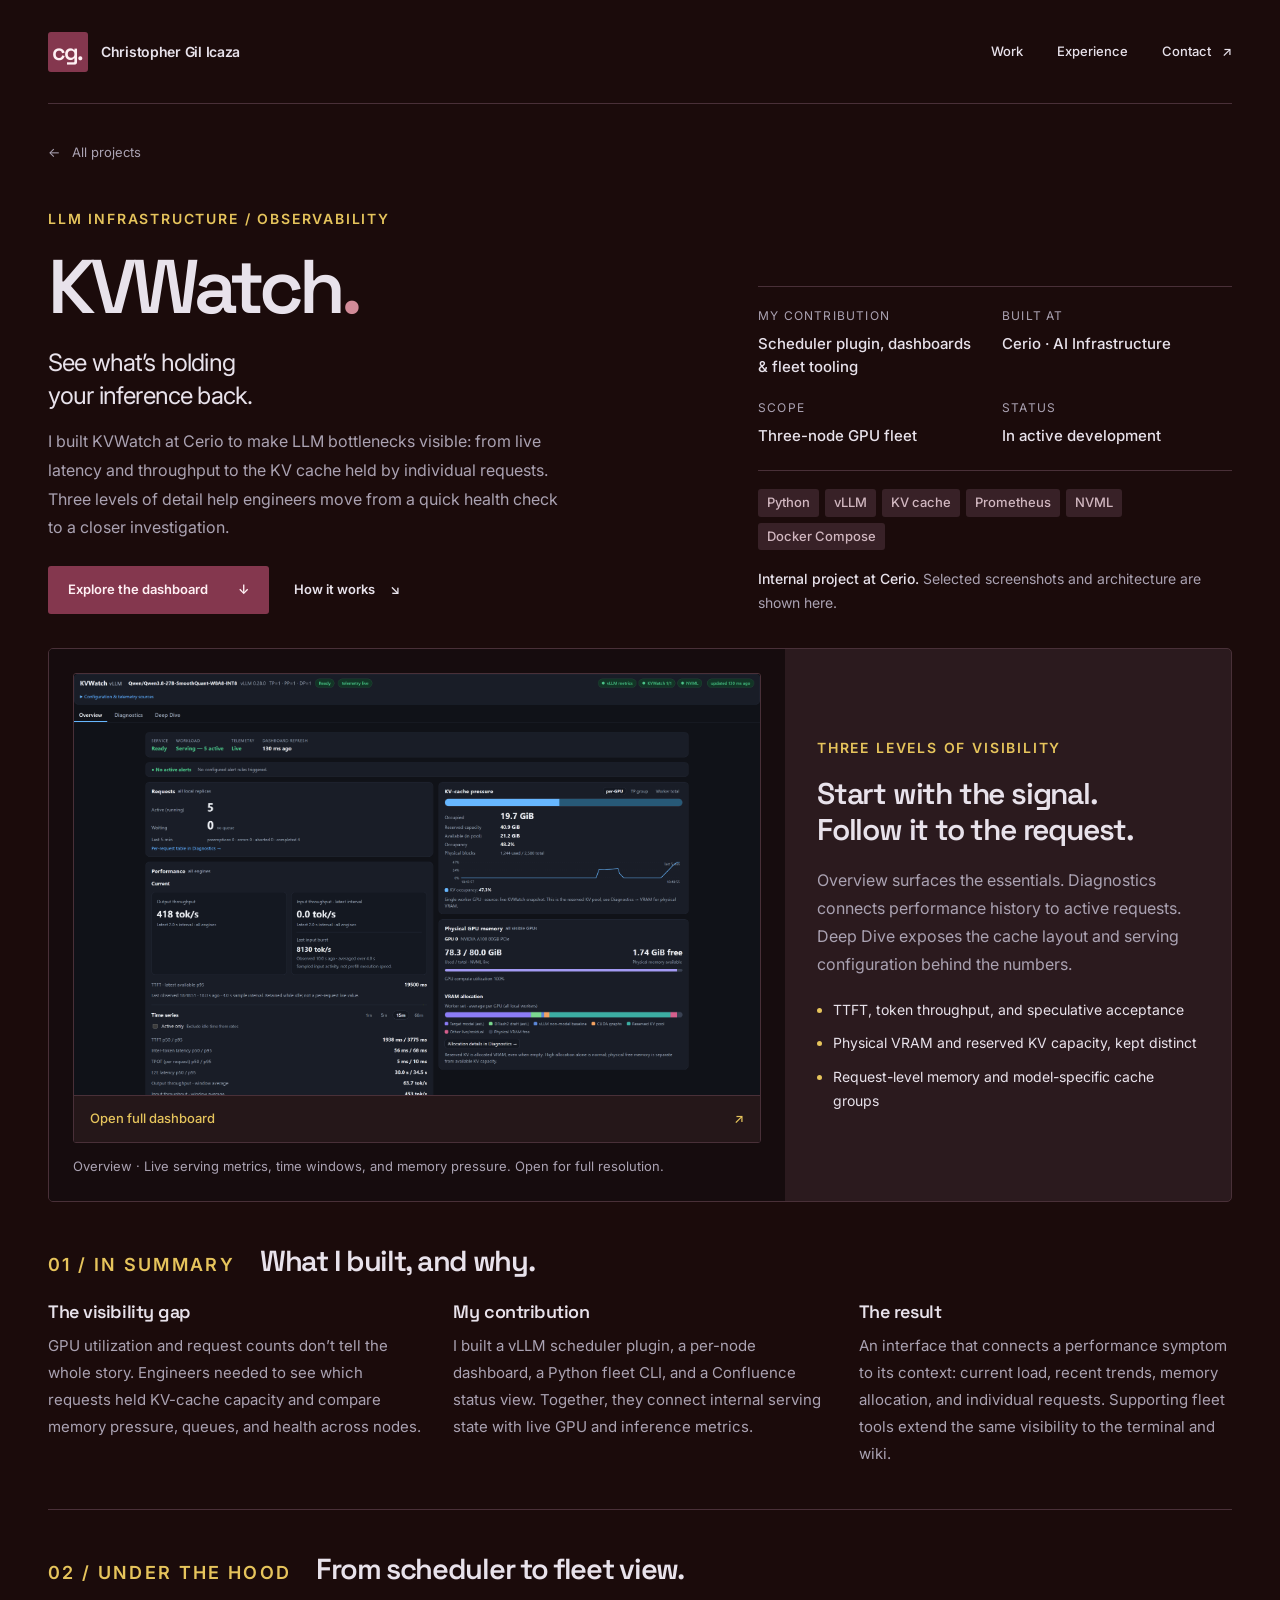
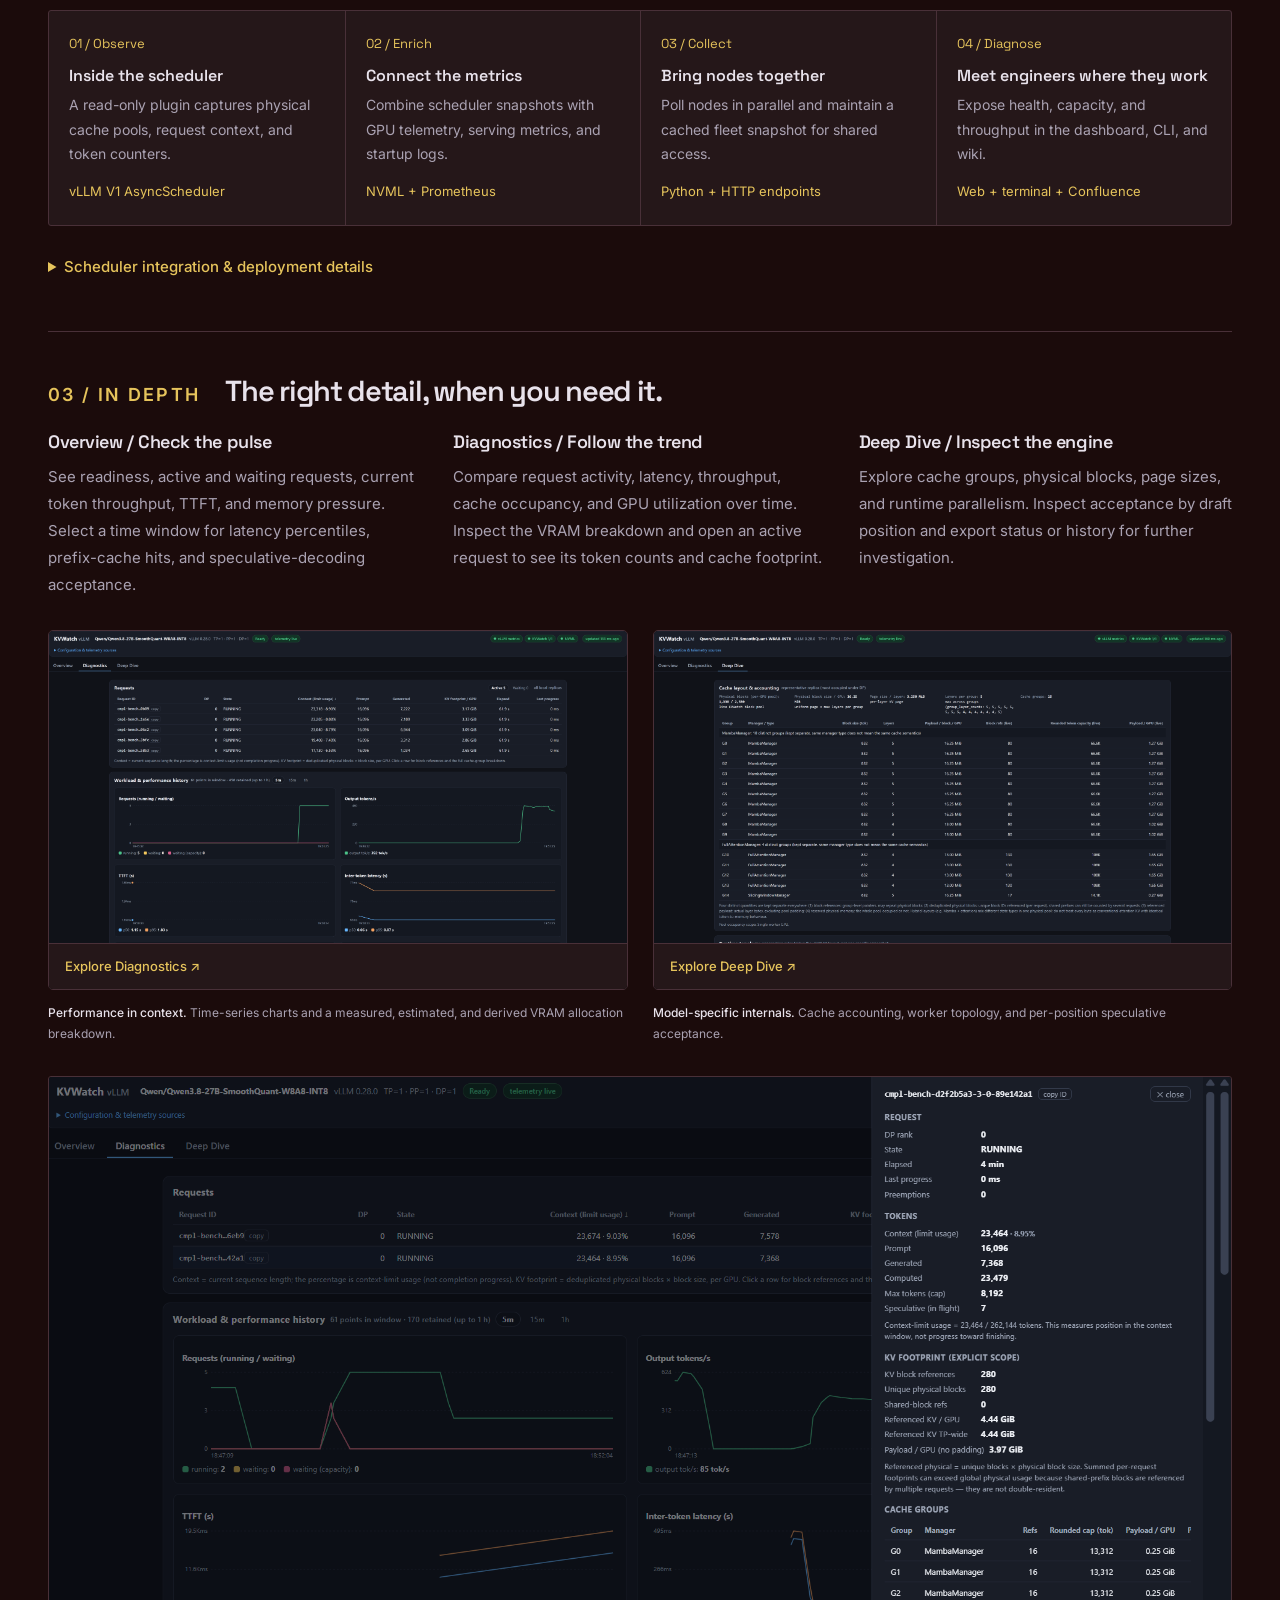
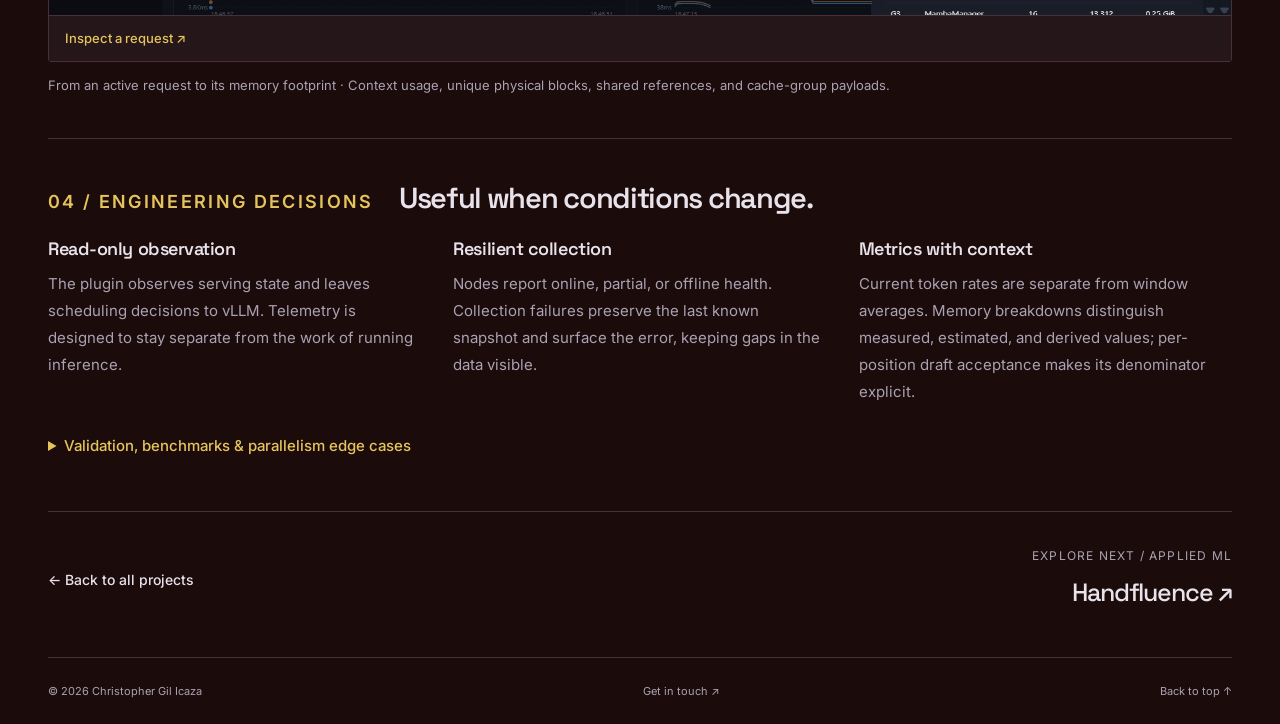
<file: projects/kvwatch.html>
<!DOCTYPE html>
<html lang="en">
<head>
  <meta charset="UTF-8" />
  <meta name="viewport" content="width=device-width, initial-scale=1.0" />
  <meta name="theme-color" content="#17151c" />
  <title>KVWatch | Christopher Gil Icaza</title>
  <meta name="description" content="KVWatch: LLM observability built at Cerio. Christopher Gil Icaza’s work on vLLM scheduler telemetry, per-request KV-cache accounting, time-series diagnostics, and GPU memory observability." />
  <link rel="icon" href="../favicon.ico" sizes="any" />
  <link rel="preconnect" href="https://fonts.googleapis.com" />
  <link rel="preconnect" href="https://fonts.gstatic.com" crossorigin />
  <link href="https://fonts.googleapis.com/css2?family=Space+Grotesk:wght@400;500;600;700&family=Inter:wght@400;500;600;700&display=swap" rel="stylesheet" />
  <link rel="stylesheet" href="../css/portfolio.css?v=20261014-8" />
</head>
<body>
  <a class="skip-link" href="#main">Skip to content</a>
  <header class="site-header wrap">
    <a class="brand" href="../index.html" aria-label="Christopher Gil Icaza, home"><span class="monogram" aria-hidden="true">cg.</span><span>Christopher Gil Icaza</span></a>
    <nav class="site-nav" aria-label="Main navigation">
      <a href="../index.html#projects">Work</a>
      <a href="../index.html#experience">Experience</a>
      <a href="../index.html#contact">Contact <span aria-hidden="true">↗</span></a>
    </nav>
  </header>
  <main class="wrap" id="main">
    <a class="breadcrumb" href="../index.html#projects"><span aria-hidden="true">←</span> All projects</a>
    <header class="case-hero">
      <div>
        <p class="eyebrow">LLM infrastructure / Observability</p>
        <h1>KVWatch<span class="accent">.</span></h1>
        <p class="case-subtitle">See what’s holding<br />your inference back.</p>
        <p class="case-intro">I built KVWatch at Cerio to make LLM bottlenecks visible: from live latency and throughput to the KV cache held by individual requests. Three levels of detail help engineers move from a quick health check to a closer investigation.</p>
        <div class="actions case-actions">
          <a class="button button-primary" href="#dashboard">Explore the dashboard <span aria-hidden="true">↓</span></a>
          <a class="text-link" href="#how-it-works">How it works <span aria-hidden="true">↘</span></a>
        </div>
      </div>
      <aside class="case-meta" aria-label="Project at a glance">
        <dl>
          <div><dt>My contribution</dt><dd>Scheduler plugin, dashboards<br />&amp; fleet tooling</dd></div>
          <div><dt>Built at</dt><dd>Cerio · AI Infrastructure</dd></div>
          <div><dt>Scope</dt><dd>Three-node GPU fleet</dd></div>
          <div><dt>Status</dt><dd>In active development</dd></div>
        </dl>
        <ul class="tags" aria-label="Technologies"><li>Python</li><li>vLLM</li><li>KV cache</li><li>Prometheus</li><li>NVML</li><li>Docker Compose</li></ul>
        <p class="source-note"><strong>Internal project at Cerio.</strong> Selected screenshots and architecture are shown here.</p>
      </aside>
    </header>

    <section class="system-showcase" id="dashboard" aria-labelledby="dashboard-title">
      <figure class="system-preview kv-overview-preview">
        <a class="screenshot-link" href="../assets/kvwatch-overview.png" target="_blank" rel="noopener" aria-label="Open the full KVWatch dashboard screenshot in a new tab">
          <img src="../assets/kvwatch-overview.png" alt="KVWatch Overview with current throughput, windowed latency, draft acceptance, KV-cache pressure, and GPU VRAM allocation" width="3840" height="3326" />
          <span class="screenshot-action">Open full dashboard <span aria-hidden="true">↗</span></span>
        </a>
        <figcaption>Overview · Live serving metrics, time windows, and memory pressure. Open for full resolution.</figcaption>
      </figure>
      <div class="system-copy">
        <p class="eyebrow">Three levels of visibility</p>
        <h2 id="dashboard-title">Start with the signal.<br />Follow it to the request.</h2>
        <p>Overview surfaces the essentials. Diagnostics connects performance history to active requests. Deep Dive exposes the cache layout and serving configuration behind the numbers.</p>
        <ul class="system-features">
          <li>TTFT, token throughput, and speculative acceptance</li>
          <li>Physical VRAM and reserved KV capacity, kept distinct</li>
          <li>Request-level memory and model-specific cache groups</li>
        </ul>
      </div>
    </section>

    <section class="case-section" aria-labelledby="overview-title">
      <div class="case-section-heading"><p class="eyebrow">01 / In summary</p><h2 id="overview-title">What I built, and why.</h2></div>
      <div class="case-columns">
        <article><h3>The visibility gap</h3><p>GPU utilization and request counts don’t tell the whole story. Engineers needed to see which requests held KV-cache capacity and compare memory pressure, queues, and health across nodes.</p></article>
        <article><h3>My contribution</h3><p>I built a vLLM scheduler plugin, a per-node dashboard, a Python fleet CLI, and a Confluence status view. Together, they connect internal serving state with live GPU and inference metrics.</p></article>
        <article><h3>The result</h3><p>An interface that connects a performance symptom to its context: current load, recent trends, memory allocation, and individual requests. Supporting fleet tools extend the same visibility to the terminal and wiki.</p></article>
      </div>
    </section>

    <section class="case-section" id="how-it-works" aria-labelledby="architecture-title">
      <div class="case-section-heading"><p class="eyebrow">02 / Under the hood</p><h2 id="architecture-title">From scheduler to fleet view.</h2></div>
      <ol class="pipeline">
        <li><span class="pipeline-number">01 / Observe</span><h3>Inside the scheduler</h3><p>A read-only plugin captures physical cache pools, request context, and token counters.</p><p class="pipeline-tech">vLLM V1 AsyncScheduler</p></li>
        <li><span class="pipeline-number">02 / Enrich</span><h3>Connect the metrics</h3><p>Combine scheduler snapshots with GPU telemetry, serving metrics, and startup logs.</p><p class="pipeline-tech">NVML + Prometheus</p></li>
        <li><span class="pipeline-number">03 / Collect</span><h3>Bring nodes together</h3><p>Poll nodes in parallel and maintain a cached fleet snapshot for shared access.</p><p class="pipeline-tech">Python + HTTP endpoints</p></li>
        <li><span class="pipeline-number">04 / Diagnose</span><h3>Meet engineers where they work</h3><p>Expose health, capacity, and throughput in the dashboard, CLI, and wiki.</p><p class="pipeline-tech">Web + terminal + Confluence</p></li>
      </ol>
      <details class="technical-notes">
        <summary>Scheduler integration &amp; deployment details</summary>
        <div>
          <p><strong>No vLLM fork:</strong> KVWatchScheduler subclasses the V1 AsyncScheduler through its plugin interface and delegates scheduling to vLLM. Immutable snapshots expose physical pools, hybrid cache groups, request-level block references, and parallelism through a read-only HTTP endpoint.</p>
          <p><strong>Example serving configuration:</strong> The screenshots show vLLM 0.28.0 serving Qwen3.8-27B SmoothQuant W8A8 INT8 with DFlash2 speculative decoding and a 262,144-token context limit. The dashboard reports the actual topology on each node.</p>
          <p><strong>Fleet collection:</strong> A zero-dependency Python CLI queries nodes in parallel. For the wiki view, a background collector maintains one cached snapshot; viewers read that cache instead of triggering additional requests to every inference node.</p>
        </div>
      </details>
    </section>

    <section class="case-section" aria-labelledby="views-title">
      <div class="case-section-heading"><p class="eyebrow">03 / In depth</p><h2 id="views-title">The right detail, when you need it.</h2></div>
      <div class="case-columns">
        <article><h3>Overview / Check the pulse</h3><p>See readiness, active and waiting requests, current token throughput, TTFT, and memory pressure. Select a time window for latency percentiles, prefix-cache hits, and speculative-decoding acceptance.</p></article>
        <article><h3>Diagnostics / Follow the trend</h3><p>Compare request activity, latency, throughput, cache occupancy, and GPU utilization over time. Inspect the VRAM breakdown and open an active request to see its token counts and cache footprint.</p></article>
        <article><h3>Deep Dive / Inspect the engine</h3><p>Explore cache groups, physical blocks, page sizes, and runtime parallelism. Inspect acceptance by draft position and export status or history for further investigation.</p></article>
      </div>
      <div class="kv-gallery">
        <figure>
          <a class="screenshot-link kv-tall-shot" href="../assets/kvwatch-diagnostics.png" target="_blank" rel="noopener" aria-label="Open the full Diagnostics screenshot in a new tab">
            <img src="../assets/kvwatch-diagnostics.png" alt="Diagnostics showing five active requests and paired time-series charts for throughput, latency, cache occupancy, and GPU utilization" width="3840" height="5010" loading="lazy" />
            <span class="screenshot-action">Explore Diagnostics ↗</span>
          </a>
          <figcaption><strong>Performance in context.</strong> Time-series charts and a measured, estimated, and derived VRAM allocation breakdown.</figcaption>
        </figure>
        <figure>
          <a class="screenshot-link kv-tall-shot" href="../assets/kvwatch-deep-dive.png" target="_blank" rel="noopener" aria-label="Open the full Deep Dive screenshot in a new tab">
            <img src="../assets/kvwatch-deep-dive.png" alt="Deep Dive showing Mamba, full-attention, and sliding-window cache groups, runtime topology, and draft acceptance by position" width="3840" height="5018" loading="lazy" />
            <span class="screenshot-action">Explore Deep Dive ↗</span>
          </a>
          <figcaption><strong>Model-specific internals.</strong> Cache accounting, worker topology, and per-position speculative acceptance.</figcaption>
        </figure>
      </div>
      <figure class="fleet-preview kv-request-preview">
        <a class="screenshot-link" href="../assets/kvwatch-request-detail.png" target="_blank" rel="noopener" aria-label="Open the full request detail screenshot in a new tab">
          <img src="../assets/kvwatch-request-detail.png" alt="An expanded request drawer showing state, elapsed time, prompt and generated tokens, context usage, unique physical blocks, KV footprint, and cache managers" width="1914" height="871" loading="lazy" />
          <span class="screenshot-action">Inspect a request ↗</span>
        </a>
        <figcaption>From an active request to its memory footprint · Context usage, unique physical blocks, shared references, and cache-group payloads.</figcaption>
      </figure>
    </section>

    <section class="case-section" aria-labelledby="engineering-title">
      <div class="case-section-heading"><p class="eyebrow">04 / Engineering decisions</p><h2 id="engineering-title">Useful when conditions change.</h2></div>
      <div class="case-columns">
        <article><h3>Read-only observation</h3><p>The plugin observes serving state and leaves scheduling decisions to vLLM. Telemetry is designed to stay separate from the work of running inference.</p></article>
        <article><h3>Resilient collection</h3><p>Nodes report online, partial, or offline health. Collection failures preserve the last known snapshot and surface the error, keeping gaps in the data visible.</p></article>
        <article><h3>Metrics with context</h3><p>Current token rates are separate from window averages. Memory breakdowns distinguish measured, estimated, and derived values; per-position draft acceptance makes its denominator explicit.</p></article>
      </div>
      <details class="technical-notes">
        <summary>Validation, benchmarks &amp; parallelism edge cases</summary>
        <div>
          <p><strong>Hardware-free integration tests:</strong> Mock HTTP servers reproduce KVWatch and Prometheus payloads, including changing counters. Coverage includes health states, stale-data reconciliation, load-score boundaries, throughput calculations, and ANSI-safe CLI alignment.</p>
          <p><strong>Serving benchmarks:</strong> A companion vLLM benchmark harness controls prompt length, output length, concurrency, and request count. It saves run settings and results, with opt-in GPU and NVLink telemetry for performance experiments.</p>
          <p><strong>Data-parallel port reservation:</strong> Each rank needs its own telemetry endpoint. Reserving ports before server binding avoids collisions between concurrently starting rank processes.</p>
        </div>
      </details>
    </section>
    <nav class="project-end" aria-label="Project navigation">
      <a href="../index.html#projects">← Back to all projects</a>
      <a class="next-project" href="handfluence.html"><span>Explore next / Applied ML</span><strong>Handfluence ↗</strong></a>
    </nav>
  </main>
  <footer class="site-footer wrap"><span>© 2026 Christopher Gil Icaza</span><a href="mailto:gilchristopher404@gmail.com">Get in touch ↗</a><a href="#main">Back to top ↑</a></footer>
</body>
</html>
</file>
<file: css/portfolio.css>
/* Shared dark theme for the homepage and all project case studies. */
:root {
  color-scheme: dark;
  --paper: #1b0b0b;
  --surface: #251719;
  --surface-raised: #2c1b1f;
  --surface-deep: #160c0e;
  --panel: #211316;
  --panel-line: #4a2a31;
  --ink: #e8e2eb;
  --muted: #aaa2b2;
  --line: #493038;
  --accent: #e6c45c;
  --wine: #84374e;
  --crimson: #d28b98;
  --on-wine: #fff0f4;
  --accent-hover: #99445e;
  --charcoal: #2b1a1e;
  --sand: #332025;
  --gold: #e6c45c;
  --title: "Space Grotesk", "Inter", system-ui, sans-serif;
  --body: "Inter", system-ui, -apple-system, "Segoe UI", sans-serif;
}
* { box-sizing: border-box; }
html { scroll-behavior: smooth; scroll-padding-top: 32px; }
body { margin: 0; background: var(--paper); color: var(--ink); font-family: var(--body); font-size: 16px; line-height: 1.65; -webkit-font-smoothing: antialiased; }
h1, h2, h3, h4, p, figure, ul, dl, dd { margin: 0; }
h1, h2, h3, h4 { font-family: var(--title); line-height: 1.15; font-weight: 600; }
a { color: inherit; text-decoration: none; }
button, a, input, summary { -webkit-tap-highlight-color: transparent; }
a, button { touch-action: manipulation; }
img, video { display: block; max-width: 100%; }
button { font: inherit; }
a:focus-visible, button:focus-visible, summary:focus-visible, video:focus-visible { outline: 3px solid var(--accent); outline-offset: 5px; }
::selection { background: #693341; color: var(--ink); }
.wrap { max-width: 1200px; width: calc(100% - 96px); margin-inline: auto; }
.skip-link { position: fixed; top: 10px; left: 10px; z-index: 10; padding: 10px 18px; background: var(--accent); color: var(--paper); transform: translateY(-160%); }
.skip-link:focus { transform: translateY(0); }
.site-header { min-height: 104px; display: flex; align-items: center; justify-content: space-between; gap: 24px; border-bottom: 1px solid var(--line); }
.brand { display: flex; align-items: center; gap: 13px; font-size: 14px; font-weight: 600; letter-spacing: -.02em; }
.monogram { width: 40px; height: 40px; display: grid; place-items: center; background: var(--wine); color: var(--on-wine); font: 600 23px var(--title); border-radius: 3px; letter-spacing: -2px; padding-right: 2px; }
.site-nav { display: flex; gap: 34px; font-size: 13px; font-weight: 500; }
.site-nav a { padding-block: 12px; }
.site-nav a:hover, .text-link:hover, .contact-links a:hover, .site-footer a:hover { color: var(--accent); }
.site-nav a:last-child span { margin-left: 8px; }
.home-hero { display: grid; grid-template-columns: 1.45fr 1fr; gap: 100px; align-items: center; padding: 58px 0; }
.eyebrow { font-size: 11px; text-transform: uppercase; letter-spacing: .13em; font-weight: 600; line-height: 1.5; display: flex; align-items: center; gap: 10px; }
.hero-copy > .eyebrow { font-size: 13px; }
.accent-diamond { width: 8px; height: 8px; background: var(--crimson); transform: rotate(45deg); flex-shrink: 0; }
.hero-copy h1 { font-size: clamp(52px, 5.8vw, 80px); letter-spacing: -.065em; line-height: 1.02; margin: 23px 0 24px; }
.accent { color: var(--crimson); }
.hero-description { font-size: 22px; font-weight: 500; letter-spacing: -.04em; margin-bottom: 9px; }
.hero-summary { font-size: 16px; line-height: 1.8; max-width: 460px; color: var(--muted); }
.actions { display: flex; gap: 25px; align-items: center; flex-wrap: wrap; margin-top: 28px; }
.button { display: inline-flex; align-items: center; justify-content: center; gap: 30px; padding: 12px 19px; min-height: 46px; border: 1px solid transparent; border-radius: 3px; font-size: 13px; font-weight: 600; cursor: pointer; }
.button-primary { background: var(--wine); color: var(--on-wine); }
.button-primary:hover { background: var(--accent-hover); }
.text-link { font-size: 13px; font-weight: 600; padding: 12px 0; }
.text-link span { margin-left: 12px; }
.current-work { background: var(--charcoal); color: var(--ink); padding: 28px 30px 22px; border-radius: 5px; border-top: 3px solid var(--wine); }
.current-work .eyebrow { color: var(--accent); font-size: 13px; letter-spacing: .13em; }
.status-dot { width: 6px; height: 6px; background: var(--accent); border-radius: 50%; flex-shrink: 0; }
.current-work h2 { font-size: 24px; letter-spacing: -.04em; line-height: 1.3; margin: 18px 0 8px; }
.current-dates { font-size: 13px; color: var(--muted); padding-bottom: 22px; }
.focus-row { display: flex; gap: 16px; border-top: 1px solid var(--line); padding: 14px 0; }
.focus-number { font-family: var(--title); font-size: 12px; color: var(--accent); margin-top: 2px; }
.focus-row h3 { font-family: var(--body); font-size: 15px; font-weight: 500; margin-bottom: 4px; }
.focus-row p { font-size: 13px; color: var(--muted); }
.current-link { border-top: 1px solid var(--line); padding-top: 16px; display: flex; align-items: center; justify-content: space-between; font-size: 13px; color: #efd477; }
.current-link:hover { color: white; }
.current-work a:focus-visible { outline-color: var(--accent); }
.highlights { display: grid; grid-template-columns: repeat(3, 1fr); border-block: 1px solid var(--line); padding: 24px 0; }
.highlights > div { display: flex; flex-direction: column; padding: 0 30px; border-left: 1px solid var(--line); gap: 4px; }
.highlights > div:first-child { padding-left: 0; border: 0; }
.highlight-label { font-size: 12px; text-transform: uppercase; letter-spacing: .12em; color: var(--muted); margin-bottom: 4px; }
.highlights strong { font-family: var(--title); font-size: 20px; font-weight: 500; letter-spacing: -.035em; }
.highlights > div > span:last-child { font-size: 14px; color: var(--muted); }
.section { padding: 64px 0 0; scroll-margin-top: 16px; }
.section-heading { display: flex; justify-content: space-between; align-items: end; gap: 30px; margin-bottom: 28px; }
.section-heading .eyebrow { color: var(--accent); margin-bottom: 11px; font-size: 1.67rem;}
.section-heading h2 { font-size: 32px; letter-spacing: -.05em; }
.section-heading > p { font-size: 12px; color: var(--muted); }
.featured-projects { display: grid; grid-template-columns: 1fr 1fr; gap: 26px; }
.project-card { border: 1px solid var(--line); border-radius: 5px; background: var(--surface); overflow: hidden; display: flex; flex-direction: column; }
.project-visual { height: 265px; display: block; position: relative; overflow: hidden; border-bottom: 1px solid var(--line); }
.project-visual:focus-visible { outline-offset: -5px; }
.kv-visual { background: var(--surface-raised); padding: 19px 24px 0; }
.visual-topline { font-size: 12px; color: #efd477; display: flex; justify-content: space-between; letter-spacing: .08em; text-transform: uppercase; margin-bottom: 18px; }
.visual-topline > span:first-child { display: flex; align-items: center; gap: 8px; }
.small-dot { width: 5px; height: 5px; background: var(--accent); border-radius: 50%; }
.kv-visual img { width: 100%; height: auto; border: 1px solid var(--panel-line); border-radius: 4px; box-shadow: 0 12px 30px #0002; }
.hand-visual { background: #371d24; display: flex; align-items: center; padding: 0 24px; gap: 10px; }
.hand-visual-copy { width: 52%; flex-shrink: 0; align-self: stretch; display: flex; flex-direction: column; justify-content: space-between; padding: 25px 0; }
.visual-award { font-size: 12px; letter-spacing: .08em; text-transform: uppercase; color: var(--crimson); }
.hand-display { font-family: var(--title); font-size: 32px; font-weight: 500; letter-spacing: -.045em; line-height: 1.12; }
.hand-display > span { color: var(--accent); }
.visual-caption { font-size: 13px; line-height: 1.6; color: #c5adba; }
.hand-visual img { width: 45%; height: 222px; object-fit: cover; object-position: center; border-radius: 5px; border: 5px solid #61313c; box-shadow: 0 8px 22px #0003; }
.project-copy { padding: 24px 27px; display: flex; flex: 1; flex-direction: column; }
.project-meta { display: flex; justify-content: space-between; gap: 8px; font-size: 12px; color: var(--muted); text-transform: uppercase; letter-spacing: .06em; }
.project-copy h3 { margin: 13px 0 12px; font-size: 29px; letter-spacing: -.045em; }
.project-copy h3 a { display: flex; justify-content: space-between; align-items: center; }
.project-copy h3 span { font-size: 21px; font-weight: 400; color: var(--accent); }
.project-copy h3 a:hover { color: var(--accent); }
.project-copy > p { font-size: 16px; line-height: 1.75; color: var(--muted); margin-bottom: 19px; max-width: 470px; }
.tags { list-style: none; display: flex; gap: 6px; flex-wrap: wrap; padding: 0; }
.tags li { font-size: 12px; font-weight: 500; padding: 4px 9px; background: #382127; color: #d1b7c0; border-radius: 3px; line-height: 1.5; }
.project-copy > .tags { margin-top: auto; }
.project-link { margin-top: 22px; border-top: 1px solid var(--line); padding-top: 16px; font-size: 14px; font-weight: 600; display: flex; justify-content: space-between; align-items: center; }
.project-link:hover { color: var(--accent); }
.more-work-heading { display: flex; align-items: baseline; justify-content: space-between; gap: 15px; margin: 34px 0 15px; }
.more-work-heading h3 { font-size: 17px; letter-spacing: -.02em; }
.more-work-heading > span { font-size: 14px; color: var(--muted); }
.more-work { display: grid; grid-template-columns: repeat(3, 1fr); border-block: 1px solid var(--line); }
.small-project { display: grid; grid-template-columns: 82px 1fr 16px; gap: 16px; align-items: center; min-width: 0; padding: 28px 22px; border-left: 1px solid var(--line); }
.small-project:first-child { padding-left: 0; border-left: 0; }
.small-project:last-child { padding-right: 0; }
.small-project img { width: 82px; height: 78px; object-fit: cover; border-radius: 3px; background: var(--sand); }
.small-category { font-size: 11px; text-transform: uppercase; letter-spacing: .04em; color: var(--muted); }
.small-project h4 { font-size: 18px; letter-spacing: -.04em; margin: 6px 0; }
.small-project p { font-size: 13px; line-height: 1.55; color: var(--muted); }
.small-arrow { color: var(--accent); font-size: 18px; }
.small-project:hover h4 { color: var(--accent); }
.experience-section { padding-bottom: 60px; }
.experience-layout { display: grid; grid-template-columns: 1.6fr 1fr; gap: 86px; margin-top: 36px; }
.experience-entry { border-top: 1px solid var(--line); padding: 24px 0; }
.experience-top { display: flex; align-items: baseline; justify-content: space-between; gap: 20px; margin-bottom: 8px; }
.experience-top h3 { font-size: 23px; letter-spacing: -.045em; }
.experience-top > span { font-size: 13px; color: var(--muted); white-space: nowrap; }
.role { font-size: 14px; font-weight: 500; margin-bottom: 18px; }
.experience-entry ul { padding-left: 18px; display: grid; gap: 10px; color: var(--muted); font-size: 16px; line-height: 1.75; }
.experience-entry li::marker { color: var(--accent); }
.experience-entry > p:not(.role) { font-size: 16px; color: var(--muted); line-height: 1.75; }
.experience-entry > .inline-note:not(.role) { color: var(--accent); font-size: 14px; margin-top: 14px; }
.toolkit { border-top: 1px solid var(--line); padding-top: 26px; }
.toolkit > h3 { font-size: 20px; margin-bottom: 23px; letter-spacing: -.04em; }
.toolkit dl { display: grid; gap: 18px; }
.toolkit dt { font-size: 14px; font-weight: 600; margin-bottom: 4px; }
.toolkit dd { font-size: 15px; line-height: 1.75; color: var(--muted); }
.education-section { display: grid; grid-template-columns: 1.5fr 1fr; gap: 48px; align-items: center; padding: 34px 38px; margin-bottom: 60px; background: var(--surface); border: 1px solid var(--line); border-left: 3px solid var(--wine); border-radius: 5px; }
.education-degree .eyebrow { color: var(--accent); margin-bottom: 22px; font-size: 1.67rem; }
.education-school { font-size: 16px; font-weight: 500; margin-bottom: 10px; }
.education-degree h2 { font-size: 30px; line-height: 1.25; letter-spacing: -.04em; max-width: 520px; }
.education-degree h2 span { color: var(--accent); }
.education-major { color: var(--muted); font-size: 15px; margin-top: 10px; }
.education-facts { display: grid; gap: 24px; border-left: 1px solid var(--line); padding-left: 36px; }
.education-facts dt { font-size: 11px; color: var(--muted); letter-spacing: .08em; text-transform: uppercase; margin-bottom: 7px; }
.education-facts dd { font-family: var(--title); font-size: 21px; line-height: 1.4; letter-spacing: -.025em; }
.education-facts dd span { display: block; font-family: var(--body); font-size: 14px; color: var(--accent); margin-top: 3px; letter-spacing: 0; }
.contact-section { display: flex; justify-content: space-between; align-items: center; gap: 30px; border-top: 1px solid var(--line); padding: 40px 0 48px; }
.contact-section .eyebrow { color: var(--accent); margin-bottom: 12px; font-size: 1.67rem; }
.contact-section h2 { font-size: 32px; letter-spacing: -.05em; }
.contact-section p:not(.eyebrow) { font-size: 16px; color: var(--muted); margin-top: 12px; }
.contact-links { min-width: 320px; display: grid; gap: 16px; }
.contact-links a { display: flex; justify-content: space-between; gap: 20px; font-size: 13px; }
.contact-links a:first-child { padding-bottom: 14px; border-bottom: 1px solid var(--line); }
.contact-links a span { color: var(--accent); }
.contact-links .social-label { display: inline-flex; align-items: center; gap: 8px; color: inherit; }
.social-icon { flex-shrink: 0; color: var(--accent); }
.site-footer { border-top: 1px solid var(--line); display: flex; justify-content: space-between; gap: 20px; align-items: center; padding-block: 24px; font-size: 11px; color: var(--muted); }

/* Concise project case study */
.breadcrumb { display: inline-flex; align-items: center; gap: 12px; font-size: 13px; color: var(--muted); margin-top: 30px; padding-block: 8px; }
.breadcrumb:hover { color: var(--accent); }
.case-hero { display: grid; grid-template-columns: 1.35fr 1fr; gap: 70px; align-items: end; padding: 37px 0 34px; }
.case-hero .eyebrow { color: var(--accent); font-size: 14px; }
.case-hero h1 { font-size: clamp(48px, 6vw, 76px); letter-spacing: -.065em; margin: 14px 0 15px; }
.case-subtitle { font-size: 24px; line-height: 1.4; letter-spacing: -.035em; max-width: 500px; }
.case-intro { font-size: 16px; line-height: 1.8; color: var(--muted); margin-top: 14px; max-width: 510px; }
.case-actions { margin-top: 24px; }
.case-meta { border-top: 1px solid var(--line); padding-top: 19px; }
.case-meta dl { display: grid; grid-template-columns: 1fr 1fr; gap: 20px 14px; }
.case-meta dt { font-size: 12px; text-transform: uppercase; letter-spacing: .1em; color: var(--muted); margin-bottom: 6px; }
.case-meta dd { font-size: 15px; font-weight: 500; line-height: 1.55; }
.case-meta > .tags { margin-top: 23px; padding-top: 18px; border-top: 1px solid var(--line); }
.case-meta .tags li { font-size: 13px; }
.source-note { font-size: 14px; line-height: 1.65; color: var(--muted); margin-top: 17px; }
.source-note strong { color: var(--ink); font-weight: 500; }
.award-strip { display: flex; align-items: center; gap: 17px; background: var(--surface-raised); border: 1px solid var(--panel-line); border-radius: 3px; padding: 14px 21px; font-size: 14px; }
.award-symbol { font-size: 25px; color: var(--gold); }
.award-strip strong { font-weight: 600; }
.award-strip p { color: #c0b1ce; font-size: 13px; margin-top: 2px; }
.award-strip > a { margin-left: auto; color: #d2bddf; font-size: 13px; white-space: nowrap; text-decoration: underline; text-underline-offset: 4px; }
.demo-section { display: grid; grid-template-columns: 1.65fr 1fr; margin-top: 28px; background: var(--charcoal); color: var(--ink); border-radius: 5px; overflow: hidden; }
.demo-player { padding: 25px; display: flex; flex-direction: column; align-items: center; background: var(--surface-deep); }
.demo-player video { height: 350px; width: 100%; background: #100708; border-radius: 2px; object-fit: contain; }
.demo-player figcaption { font-size: 13px; line-height: 1.6; color: var(--muted); margin-top: 12px; align-self: start; }
.demo-copy { padding: 40px 32px; display: flex; flex-direction: column; justify-content: center; }
.demo-copy .eyebrow { color: var(--accent); font-size: 14px; }
.demo-copy h2 { font-size: 35px; letter-spacing: -.04em; line-height: 1.15; margin: 20px 0 16px; }
.demo-copy > p:not(.eyebrow) { color: #c6bdcd; font-size: 16px; line-height: 1.75; }
.demo-copy .demo-note { border-top: 1px solid var(--line); margin-top: 26px; padding-top: 17px; font-size: 14px; line-height: 1.7; color: var(--muted); }
.case-section { padding: 42px 0; border-bottom: 1px solid var(--line); }
.case-section-heading { display: flex; align-items: baseline; gap: 25px; margin-bottom: 24px; }
.case-section-heading .eyebrow { color: var(--accent); font-size: 18px; flex-shrink: 0; }
.case-section-heading h2 { font-size: 29px; letter-spacing: -.045em; }
.case-columns { display: grid; grid-template-columns: repeat(3, 1fr); gap: 32px; }
.case-columns h3 { font-size: 18px; letter-spacing: -.025em; margin-bottom: 10px; }
.case-columns p { font-size: 15px; line-height: 1.8; color: var(--muted); }
.pipeline { display: grid; grid-template-columns: repeat(4, 1fr); list-style: none; padding: 0; border: 1px solid var(--line); border-radius: 3px; background: var(--surface); }
.pipeline li { padding: 22px 20px; position: relative; }
.pipeline li + li { border-left: 1px solid var(--line); }
.pipeline-number { font-family: var(--title); font-size: 13px; color: var(--accent); display: block; margin-bottom: 12px; }
.pipeline h3 { font-size: 16px; margin-bottom: 8px; }
.pipeline p { font-size: 14px; color: var(--muted); line-height: 1.75; }
.pipeline .pipeline-tech { font-size: 13px; color: var(--accent); margin-top: 13px; }
.technical-notes { margin-top: 19px; font-size: 15px; }
.technical-notes summary { cursor: pointer; font-weight: 500; padding-block: 10px; color: var(--accent); width: fit-content; }
.technical-notes > div { padding: 14px 0 3px; max-width: 850px; color: var(--muted); line-height: 1.8; }
.technical-notes p + p { margin-top: 12px; }
.recognition { display: grid; grid-template-columns: 1.2fr 1fr; gap: 50px; align-items: center; }
.recognition-copy .eyebrow { color: var(--accent); margin-bottom: 16px; font-size: 18px; }
.recognition-copy h2 { font-size: 30px; letter-spacing: -.04em; line-height: 1.2; margin-bottom: 16px; }
.recognition-copy > p:not(.eyebrow) { font-size: 15px; color: var(--muted); line-height: 1.8; }
.recognition-copy .team-credit { font-size: 14px; margin-top: 20px; }
.recognition-copy .text-link { display: inline-block; margin-top: 10px; color: var(--accent); }
.recognition-photo img { width: 100%; height: auto; max-height: 300px; object-fit: cover; object-position: center 40%; border-radius: 3px; }
.recognition-photo figcaption { font-size: 13px; line-height: 1.6; color: var(--muted); margin-top: 10px; }
.project-end { display: flex; justify-content: space-between; align-items: center; padding: 34px 0 44px; gap: 20px; }
.project-end > a:first-child { font-size: 14px; font-weight: 500; }
.next-project { text-align: right; display: flex; flex-direction: column; gap: 6px; }
.next-project span { font-size: 12px; text-transform: uppercase; letter-spacing: .1em; color: var(--muted); }
.next-project strong { font-family: var(--title); font-size: 25px; font-weight: 500; letter-spacing: -.04em; }
.project-end a:hover { color: var(--accent); }

/* System case study: screenshot previews stay compact; links open the full images. */
.system-showcase { display: grid; grid-template-columns: 1.65fr 1fr; background: var(--charcoal); border: 1px solid var(--line); border-radius: 5px; overflow: hidden; }
.system-preview { padding: 24px; background: var(--surface-deep); min-width: 0; }
.screenshot-link { display: block; border: 1px solid var(--line); border-radius: 3px; overflow: hidden; }
.screenshot-link:focus-visible { outline-offset: -4px; }
.screenshot-link:hover { border-color: var(--accent); }
.system-preview img { width: 100%; height: auto; }
.screenshot-action { display: flex; justify-content: space-between; align-items: center; gap: 16px; padding: 12px 16px; font-size: 13px; font-weight: 500; color: var(--accent); background: var(--surface); border-top: 1px solid var(--line); }
.system-preview figcaption, .fleet-preview figcaption { color: var(--muted); font-size: 13px; line-height: 1.7; margin-top: 12px; }
.system-copy { display: flex; flex-direction: column; justify-content: center; padding: 32px; }
.system-copy .eyebrow { color: var(--accent); font-size: 14px; }
.system-copy h2 { font-size: 30px; line-height: 1.2; letter-spacing: -.04em; margin: 18px 0; }
.system-copy > p:not(.eyebrow) { font-size: 16px; line-height: 1.75; color: var(--muted); }
.system-features { display: grid; gap: 10px; padding: 20px 0 0 16px; font-size: 14px; line-height: 1.7; color: var(--ink); }
.system-features li::marker { color: var(--accent); }
.fleet-heading { align-items: baseline; }
.fleet-heading h2 { font-size: 29px; }
.fleet-preview img { width: 100%; height: auto; }
.case-caption { font-size: 15px; color: var(--muted); line-height: 1.8; margin-top: 20px; max-width: 880px; }

/* Hardware and game case studies. */
.inline-source { color: var(--accent); text-decoration: underline; text-underline-offset: 3px; }
.source-action { display: inline-block; color: var(--accent); margin-top: 12px; }
.build-showcase { grid-template-columns: 1fr 1.2fr; }
.build-photo img { height: 390px; object-fit: contain; background: #100708; }
.build-gallery-feature { margin-bottom: 20px; }
.build-gallery img { width: 100%; height: auto; }
.build-gallery figcaption { color: var(--muted); font-size: 13px; line-height: 1.65; margin-top: 10px; }
.build-gallery-detail { display: grid; grid-template-columns: minmax(0, 5fr) minmax(0, 7fr); gap: 20px; align-items: stretch; }
.build-gallery-stack { display: grid; gap: 20px; }
.build-gallery-card { min-width: 0; }
.build-gallery-portrait { display: flex; flex-direction: column; }
.build-gallery-portrait .screenshot-link { flex: 1; min-height: 0; }
.build-gallery-portrait img { height: 100%; max-height: 900px; object-fit: cover; object-position: center top; }
.system-copy h3 { font-size: 27px; line-height: 1.2; letter-spacing: -.04em; margin: 18px 0; }
.case-duo { display: grid; grid-template-columns: 1fr 1fr; gap: 24px; }
.decision-panel { padding: 26px; border: 1px solid var(--line); border-radius: 4px; background: var(--surface); }
.decision-panel .eyebrow { color: var(--accent); font-size: 14px; margin-bottom: 16px; }
.decision-panel h3 { font-size: 23px; letter-spacing: -.03em; margin-bottom: 14px; }
.decision-panel > p:not(.eyebrow) { font-size: 15px; line-height: 1.8; color: var(--muted); }
.decision-panel > .decision-spec:not(.eyebrow) { border-top: 1px solid var(--line); padding-top: 16px; margin-top: 20px; font-size: 14px; color: var(--accent); }
.game-showcase { padding: 26px; background: var(--surface); border: 1px solid var(--line); border-radius: 5px; }
.game-demo-heading { display: flex; justify-content: space-between; align-items: end; gap: 24px; margin-bottom: 22px; }
.game-demo-heading .eyebrow { color: var(--accent); font-size: 14px; margin-bottom: 12px; }
.game-demo-heading h2 { font-size: 28px; letter-spacing: -.04em; }
.game-demo-heading > p { color: var(--muted); font-size: 14px; }
.game-showcase video { width: 100%; aspect-ratio: 16 / 9; max-height: 520px; background: #100708; object-fit: contain; border-radius: 3px; }
.game-showcase figcaption { color: var(--muted); font-size: 13px; line-height: 1.7; margin-top: 14px; }
.case-gallery { display: grid; grid-template-columns: 1fr 1fr; gap: 24px; margin-top: 26px; }
.case-gallery img { width: 100%; height: auto; aspect-ratio: 16 / 9; object-fit: contain; background: #100708; }
.control-list { display: grid; grid-template-columns: 1fr 1fr; gap: 14px 35px; }
.control-list > div { display: grid; grid-template-columns: 145px 1fr; align-items: baseline; gap: 12px; }
.control-list dt { font-size: 14px; color: var(--ink); }
.control-list dd { font-size: 14px; }
.control-list kbd { font: inherit; padding: 3px 7px; border: 1px solid var(--line); border-radius: 3px; background: var(--surface); }
.showcase-photo img { max-height: 380px; object-fit: contain; background: #100708; }
.music-credit { font-size: 14px; }

@media (min-width: 1450px) {
  .home-hero { gap: 130px; }
  .hero-copy h1 { font-size: 84px; }
}
@media (max-width: 1050px) {
  .wrap { width: calc(100% - 64px); }
  .home-hero { gap: 45px; grid-template-columns: 1.2fr 1fr; }
  .current-work { padding: 25px; }
  .current-work h2 { font-size: 22px; }
  .hero-copy h1 { font-size: 64px; }
  .highlights > div { padding-inline: 20px; }
  .highlights strong { font-size: 16px; }
  .hand-display { font-size: 27px; }
  .project-visual { height: 235px; }
  .hand-visual { padding-inline: 20px; }
  .hand-visual img { height: 195px; }
  .small-project { grid-template-columns: 64px 1fr 12px; gap: 12px; padding-inline: 14px; }
  .small-project img { width: 64px; height: 68px; }
  .small-project h4 { font-size: 16px; }
  .experience-layout { gap: 45px; }
  .case-hero { gap: 40px; }
  .demo-copy { padding: 25px; }
  .demo-copy h2 { font-size: 30px; }
  .system-copy { padding: 24px; }
  .system-copy h2 { font-size: 26px; }
  .case-columns { gap: 24px; }
}
@media (max-width: 760px) {
  .wrap { width: calc(100% - 40px); }
  .site-header { min-height: 82px; }
  .brand > span:last-child { display: none; }
  .site-nav { gap: 23px; font-size: 12px; }
  .home-hero { grid-template-columns: 1fr; gap: 35px; padding: 40px 0 30px; }
  .hero-copy h1 { font-size: clamp(58px, 10vw, 76px); margin: 20px 0; }
  .hero-summary { max-width: 530px; }
  .hero-description { font-size: 20px; }
  .current-work { padding: 22px 25px; }
  .current-work h2 { font-size: 24px; }
  .current-work h2 br { display: none; }
  .current-dates { padding-bottom: 17px; }
  .focus-row { padding: 12px 0; }
  .current-link { font-size: 12px; }
  .highlights { padding: 0; grid-template-columns: 1fr; }
  .highlights > div, .highlights > div:first-child { border-left: 0; padding: 17px 0; gap: 4px; }
  .highlights > div + div { border-top: 1px solid var(--line); }
  .highlights strong { font-size: 17px; }
  .highlight-label { margin: 0; }
  .section { padding-top: 42px; }
  .section-heading { align-items: start; gap: 15px; flex-direction: column; margin-bottom: 23px; }
  .section-heading h2 { font-size: 29px; }
  .section-heading > p br { display: none; }
  .featured-projects { grid-template-columns: 1fr; gap: 24px; }
  .project-visual { height: 270px; }
  .hand-display { font-size: 32px; }
  .hand-visual img { height: 230px; max-width: 210px; }
  .project-copy { padding: 23px; }
  .project-copy > p { max-width: none; line-height: 1.75; }
  .project-link { font-size: 13px; }
  .more-work-heading { align-items: start; flex-direction: column; gap: 7px; }
  .more-work { grid-template-columns: 1fr; }
  .small-project, .small-project:first-child, .small-project:last-child { border-left: 0; padding: 20px 0; grid-template-columns: 78px 1fr 16px; gap: 18px; }
  .small-project + .small-project { border-top: 1px solid var(--line); }
  .small-project img { width: 78px; height: 74px; }
  .small-project h4 { font-size: 18px; }
  .small-project p { font-size: 13px; }
  .experience-layout { grid-template-columns: 1fr; gap: 8px; margin-top: 26px; }
  .experience-top h3 { font-size: 22px; }
  .experience-top > span { font-size: 10px; }
  .role { line-height: 1.6; }
  .toolkit dl { grid-template-columns: 1fr 1fr; gap: 23px; }
  .experience-section { padding-bottom: 40px; }
  .education-section { grid-template-columns: 1fr; gap: 26px; padding: 26px 23px; margin-bottom: 40px; }
  .education-degree h2 { font-size: 27px; }
  .education-facts { border-left: 0; border-top: 1px solid var(--line); padding: 24px 0 0; grid-template-columns: 1fr 1fr; gap: 20px; }
  .education-facts dd { font-size: 19px; }
  .contact-section { align-items: start; flex-direction: column; gap: 25px; padding-block: 30px; }
  .contact-section h2 { font-size: 29px; }
  .contact-links { width: 100%; min-width: 0; }
  .site-footer { flex-wrap: wrap; font-size: 10px; gap: 14px; }
  .site-footer > span:nth-child(2) { display: none; }
  .breadcrumb { margin-top: 22px; }
  .case-hero { grid-template-columns: 1fr; gap: 28px; padding: 25px 0; }
  .case-hero h1 { font-size: clamp(45px, 10vw, 65px); }
  .case-subtitle { font-size: 22px; }
  .award-strip { padding: 14px; gap: 12px; flex-wrap: wrap; }
  .award-strip > a { margin-left: 0; }
  .demo-section { grid-template-columns: 1fr; }
  .system-showcase { grid-template-columns: 1fr; }
  .build-photo img { height: 340px; }
  .build-gallery-detail { grid-template-columns: 1fr; }
  .build-gallery-portrait img { height: auto; max-height: 720px; }
  .case-duo, .case-gallery, .control-list { grid-template-columns: 1fr; }
  .decision-panel { padding: 23px; }
  .game-showcase { padding: 17px; }
  .game-demo-heading { flex-direction: column; align-items: start; gap: 12px; }
  .game-demo-heading h2 { font-size: 25px; }
  .control-list > div { grid-template-columns: minmax(110px, .8fr) 1fr; }
  .system-preview { padding: 17px; }
  .system-copy { padding: 26px; }
  .system-copy h2 { font-size: 28px; }
  .system-features { font-size: 14px; }
  .demo-player { padding: 17px; }
  .demo-player video { height: 360px; }
  .demo-copy { padding: 28px; }
  .demo-copy h2 { margin: 13px 0; font-size: 30px; }
  .demo-copy .demo-note { margin-top: 20px; }
  .case-section { padding-block: 32px; }
  .case-section-heading { flex-direction: column; gap: 10px; }
  .case-section-heading h2 { font-size: 27px; }
  .case-columns { grid-template-columns: 1fr; gap: 25px; }
  .pipeline { grid-template-columns: 1fr 1fr; }
  .pipeline li { padding: 20px 17px; }
  .pipeline li:nth-child(3) { border-left: 0; }
  .pipeline li:nth-child(n+3) { border-top: 1px solid var(--line); }
  .recognition { grid-template-columns: 1fr; gap: 25px; }
  .recognition-photo img { max-height: 340px; }
  .project-end > a:first-child { font-size: 13px; }
  .next-project strong { font-size: 22px; }
}
@media (max-width: 380px) {
  .wrap { width: calc(100% - 32px); }
  .site-nav { gap: 18px; }
  .hero-copy h1 { font-size: 55px; }
  .hero-description { font-size: 18px; }
  .actions { gap: 16px; }
  .current-work h2 { font-size: 21px; }
  .hand-display { font-size: 26px; }
  .hand-visual { padding: 0 15px; gap: 0; }
  .hand-visual img { width: 48%; height: 215px; }
  .experience-top { align-items: start; flex-direction: column; gap: 7px; }
  .toolkit dl { grid-template-columns: 1fr; }
  .education-facts { grid-template-columns: 1fr; }
  .contact-links a { font-size: 12px; }
  .case-meta dl { gap: 20px 10px; }
  .pipeline { grid-template-columns: 1fr; }
  .pipeline li + li { border-left: 0; border-top: 1px solid var(--line); }
}
@media (prefers-reduced-motion: reduce) {
  html { scroll-behavior: auto; }
}
/* KVWatch: compact dashboard snapshot for the homepage project card. */
.kv-visual { height: 310px; padding-inline: 20px; }
.kv-thumb { display: flex; flex-direction: column; gap: 6px; height: 250px; color: #e8e2eb; }
.kv-thumb-main { display: grid; grid-template-columns: 1.55fr .8fr; gap: 6px; flex: 1; min-height: 0; }
.kv-thumb-requests, .kv-thumb-throughput, .kv-thumb-memory { min-width: 0; background: var(--panel); border: 1px solid var(--panel-line); border-radius: 4px; padding: 7px 9px; }
.kv-thumb-panel-title { display: flex; align-items: baseline; justify-content: space-between; gap: 8px; margin-bottom: 3px; font-size: 10px; }
.kv-thumb-panel-title strong { font-size: 11px; font-weight: 600; white-space: nowrap; }
.kv-thumb-panel-title span { color: #a9a5b5; white-space: nowrap; }
.kv-thumb-request-head, .kv-thumb-request-row { display: grid; grid-template-columns: 1.15fr .9fr .8fr; gap: 5px; align-items: center; padding: 3px 0; border-bottom: 1px solid var(--panel-line); font-size: 9px; }
.kv-thumb-request-head { color: #aaa5b7; text-transform: uppercase; }
.kv-thumb-request-head strong, .kv-thumb-request-row strong { font-size: 10px; font-weight: 600; color: #e8e2eb; white-space: nowrap; }
.kv-thumb-request-row.is-featured strong { color: #f0d477; }
.kv-thumb-throughput { display: flex; flex-direction: column; gap: 3px; }
.kv-thumb-throughput > span { color: #aaa5b7; font-size: 9px; text-transform: uppercase; }
.kv-thumb-throughput > strong { font-family: var(--title); font-size: 20px; line-height: 1.1; letter-spacing: -.035em; }
.kv-thumb-throughput svg { display: block; width: 100%; height: 38px; margin-top: auto; overflow: visible; }
.kv-thumb-throughput polyline { fill: none; stroke: #68d397; stroke-width: 3; vector-effect: non-scaling-stroke; }
.kv-thumb-memory { flex-shrink: 0; padding-block: 6px; }
.kv-thumb-memory-bar { display: flex; height: 10px; overflow: hidden; background: #42272d; }
.kv-thumb-memory-bar i:nth-child(1) { width: 27%; background: #8574e8; }
.kv-thumb-memory-bar i:nth-child(2) { width: 4%; background: #77d391; }
.kv-thumb-memory-bar i:nth-child(3) { width: 3%; background: #6d9fe8; }
.kv-thumb-memory-bar i:nth-child(4) { width: 4%; background: #e5a35e; }
.kv-thumb-memory-bar i:nth-child(5) { width: 53%; background: #49b1a8; }
.kv-thumb-memory-bar i:nth-child(6) { width: 5%; background: #c96991; }
.kv-thumb-memory-bar i:nth-child(7) { width: 4%; background: #48505f; }
.kv-thumb-memory-legend { display: flex; flex-wrap: wrap; gap: 1px 9px; margin-top: 5px; color: #aaa5b7; font-size: 9px; line-height: 1.35; }
.kv-thumb-memory-legend span { display: inline-flex; align-items: center; gap: 4px; white-space: nowrap; }
.kv-thumb-memory-legend i { width: 7px; height: 7px; flex: 0 0 7px; }
.kv-thumb-memory-legend .model { background: #8574e8; }
.kv-thumb-memory-legend .draft { background: #77d391; }
.kv-thumb-memory-legend .baseline { background: #6d9fe8; }
.kv-thumb-memory-legend .cuda { background: #e5a35e; }
.kv-thumb-memory-legend .reserved { background: #49b1a8; }
.kv-thumb-memory-legend .runtime { background: #c96991; }
.kv-thumb-memory-legend .free { background: #48505f; }
.kv-overview-preview .screenshot-link { display: block; max-height: 470px; overflow: hidden; }
.kv-gallery { display: grid; grid-template-columns: 1fr 1fr; gap: 25px; margin-top: 32px; }
.kv-gallery figure { min-width: 0; margin: 0; }
.kv-tall-shot { display: block; height: 360px; overflow: hidden; border: 1px solid var(--line); border-radius: 5px; background: var(--surface-deep); }
.kv-tall-shot img { width: 100%; height: auto; }
.kv-gallery figcaption { color: var(--muted); font-size: 12px; line-height: 1.75; margin-top: 12px; }
.kv-gallery figcaption strong { color: var(--ink); font-weight: 500; }
.kv-request-preview { margin-top: 32px; }
@media (max-width: 760px) {
  .kv-gallery { grid-template-columns: 1fr; }
  .kv-tall-shot { height: 330px; }
  .kv-visual { height: 305px; }
  .kv-thumb { height: 245px; }
  .kv-overview-preview .screenshot-link { max-height: 380px; }
}
@media (max-width: 420px) {
  .kv-visual { padding-inline: 14px; }
  .kv-thumb-main { grid-template-columns: 1.5fr .75fr; }
  .kv-thumb-requests, .kv-thumb-throughput, .kv-thumb-memory { padding-inline: 6px; }
  .kv-thumb-panel-title span { display: none; }
  .kv-thumb-request-head, .kv-thumb-request-row { grid-template-columns: 1.05fr .85fr .8fr; gap: 3px; }
  .kv-thumb-throughput > strong { font-size: 17px; }
  .kv-thumb-memory-legend { gap-inline: 6px; }
}
.kv-overview-preview .screenshot-link, .kv-tall-shot { position: relative; }
.kv-overview-preview .screenshot-action, .kv-tall-shot .screenshot-action { position: absolute; bottom: 0; left: 0; right: 0; }
</file>
